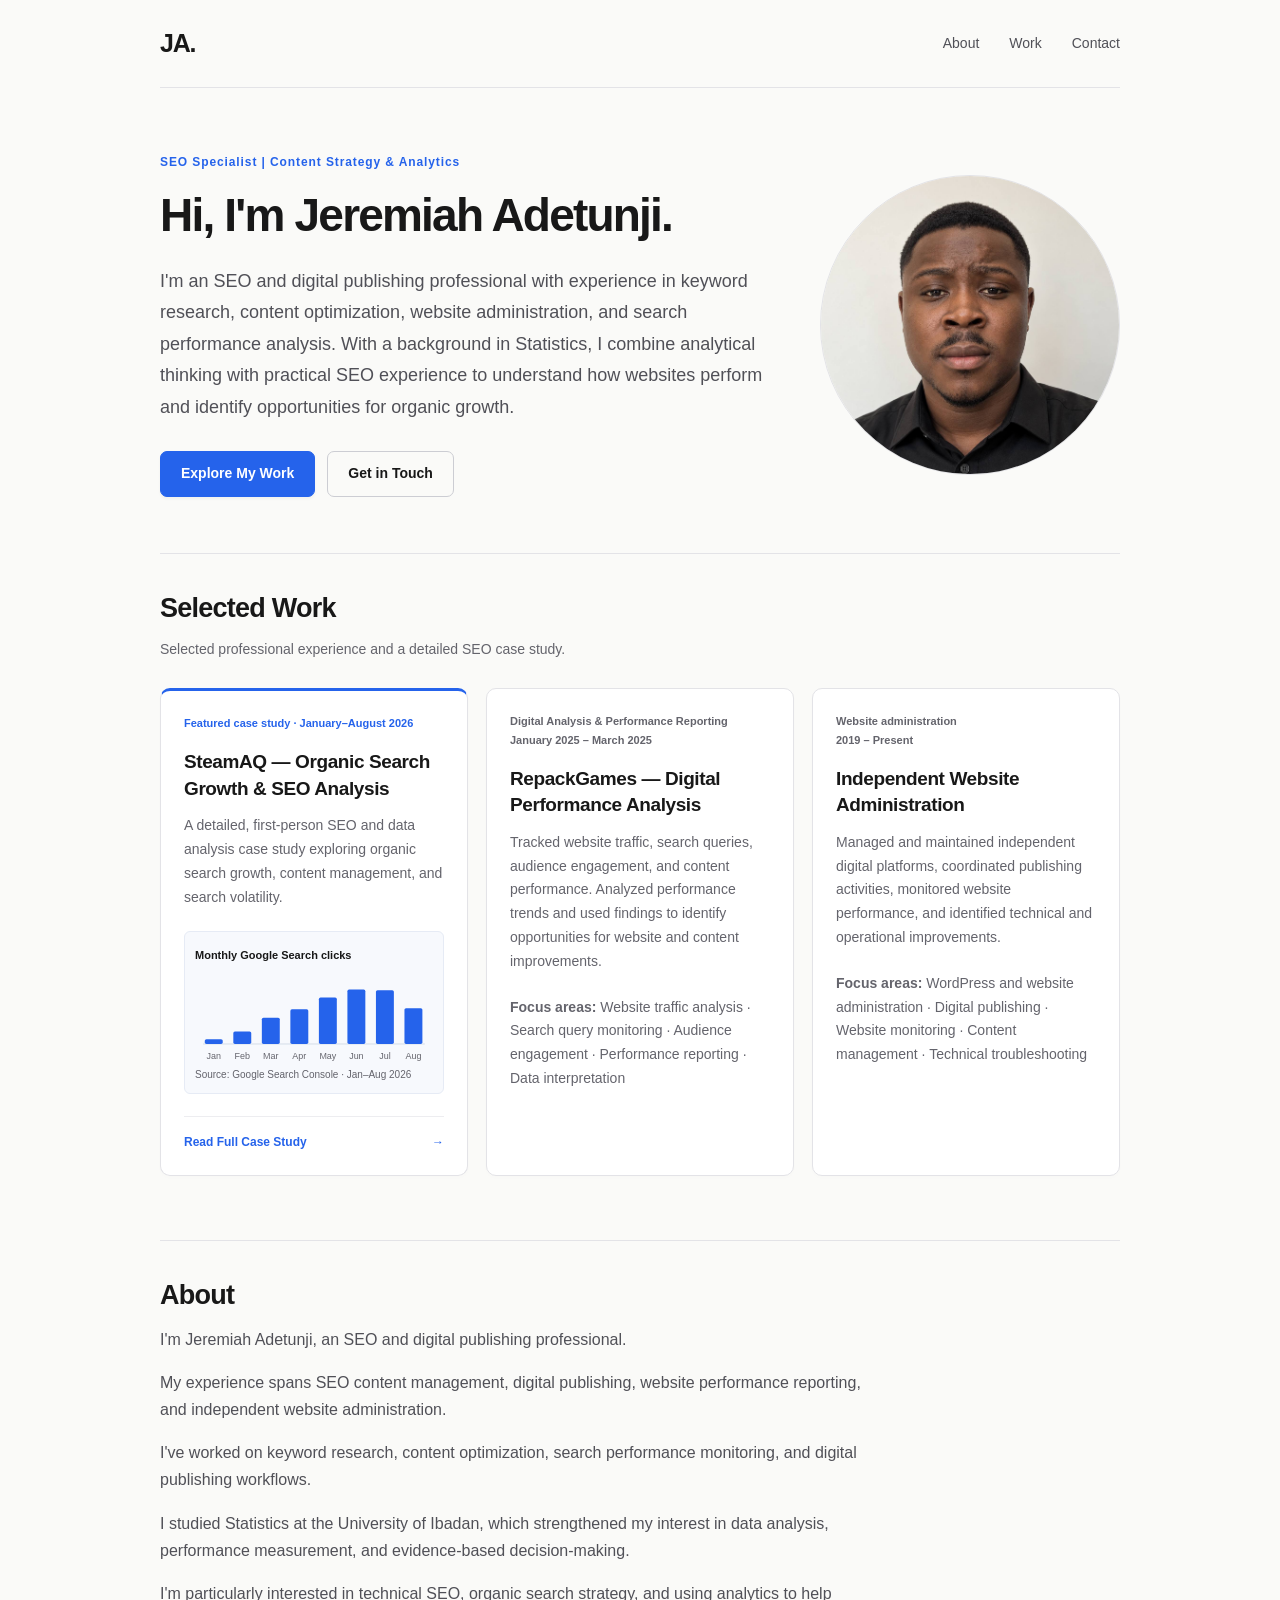
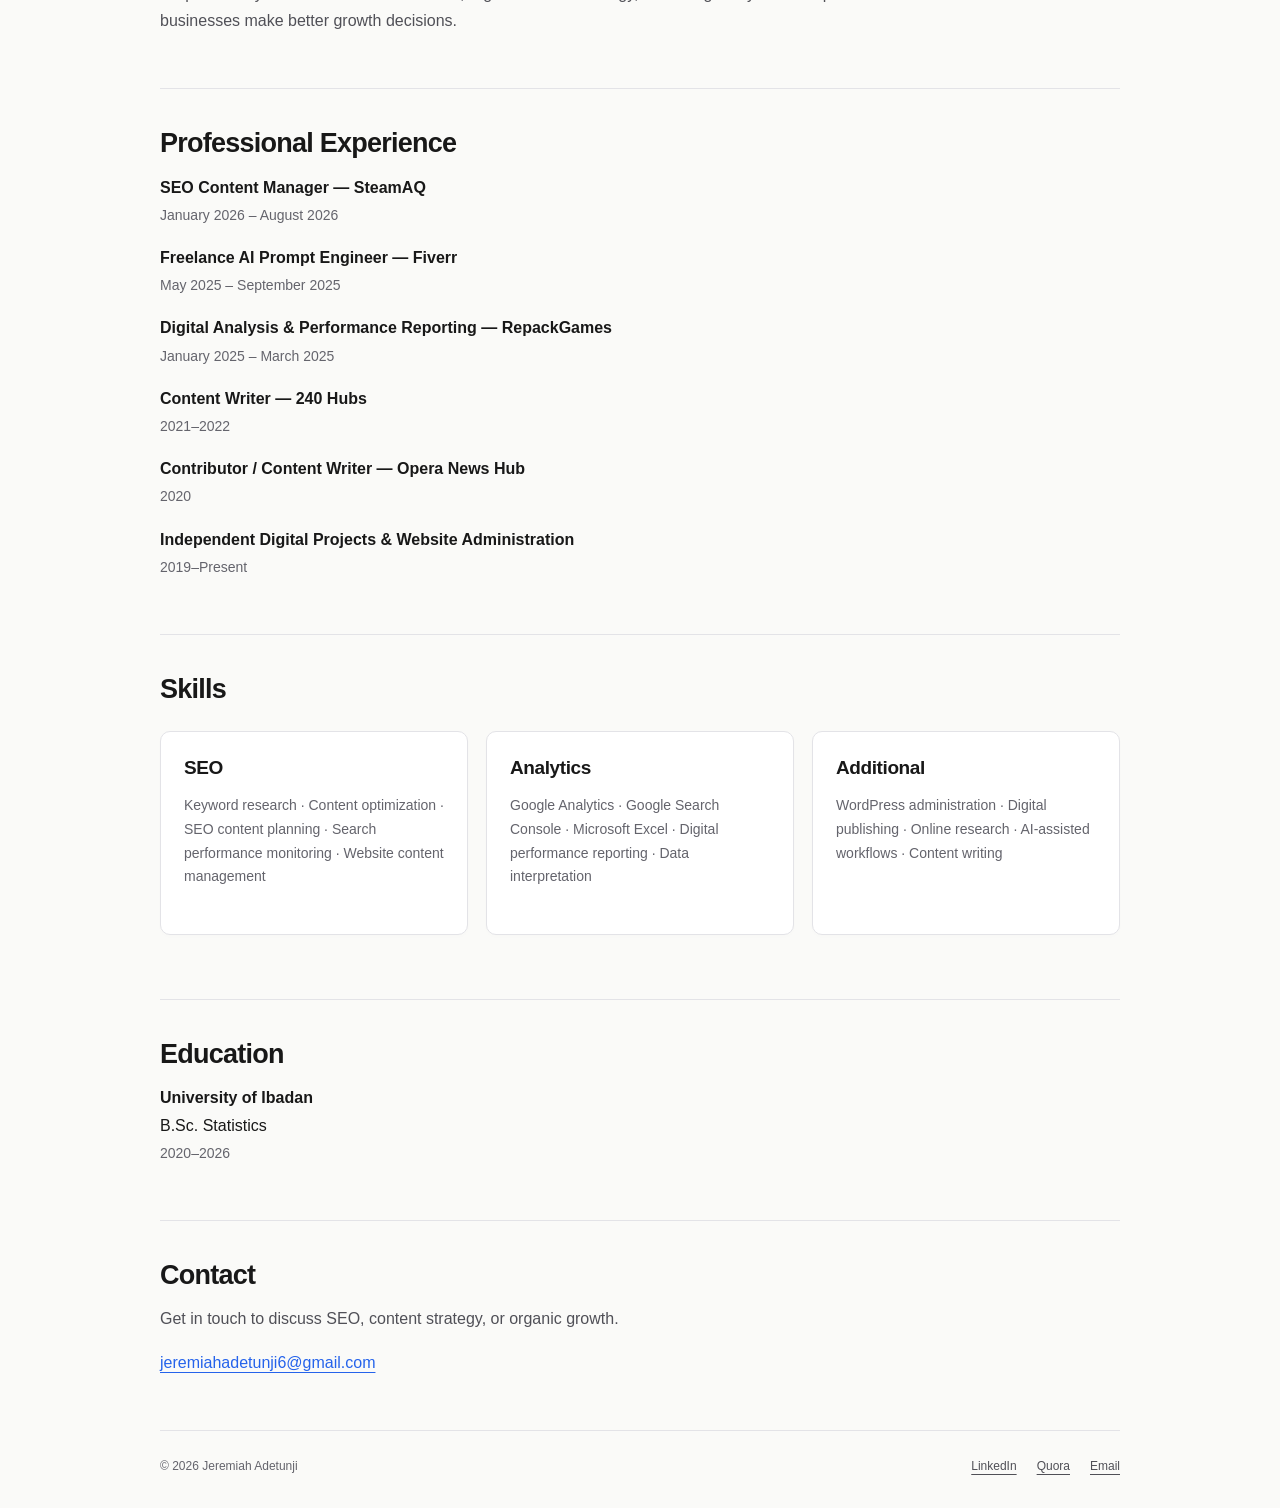
<file: index.html>
<!doctype html>
<html lang="en">
<head>
  <meta charset="utf-8">
  <meta name="viewport" content="width=device-width, initial-scale=1">
  <meta name="description" content="Jeremiah Adetunji, SEO and digital publishing professional. Experience in content strategy, keyword research, and search performance analysis.">
  <meta name="theme-color" content="#FAFAF8">
  <meta property="og:title" content="Jeremiah Adetunji | SEO Portfolio">
  <meta property="og:description" content="SEO, content strategy, and analytics. Explore Jeremiah Adetunji’s professional experience and background in Statistics.">
  <meta property="og:type" content="website">
  <title>Jeremiah Adetunji | SEO Portfolio</title>
<link rel="icon" href="favicon.ico?v=portrait" sizes="16x16 32x32 48x48 64x64" type="image/x-icon">
<link rel="apple-touch-icon" href="apple-touch-icon.png" sizes="180x180">
  <link rel="stylesheet" href="styles.css">
  <script src="script.js" defer></script>
</head>
<body>
  <a class="skip-link" href="#main">Skip to content</a>
  <div class="page">
    <header class="site-header">
      <a class="brand" href="#home" aria-label="Jeremiah Adetunji home">JA.</a>
      <nav aria-label="Main navigation"><a href="#about">About</a><a href="#work">Work</a><a href="#contact">Contact</a></nav>
    </header>
    <main id="main">
      <section class="intro" id="home" aria-labelledby="intro-title">
        <div class="intro-copy">
        <p class="eyebrow">SEO Specialist | Content Strategy &amp; Analytics</p>
        <h1 id="intro-title">Hi, I'm Jeremiah Adetunji.</h1>
        <p class="intro-description"><span class="intro-opening">I'm an SEO and digital publishing professional</span><span class="intro-remainder"> with experience in keyword research, content optimization, website administration, and search performance analysis. With a background in Statistics, I combine analytical thinking with practical SEO experience to understand how websites perform and identify opportunities for organic growth.</span></p>
        <div class="actions"><a class="button primary" href="#work">Explore My Work</a><a class="button" href="#contact">Get in Touch</a></div>
        </div>
        <img class="profile-photo" src="2114a2b7-9870-452e-b6a1-86b961417476.jpeg" alt="Portrait of Jeremiah Adetunji" width="300" height="300" decoding="async">
      </section>
      <section id="work" class="section" aria-labelledby="work-title">
        <h2 id="work-title">Selected Work</h2>
        <p class="section-note">Selected professional experience and a detailed SEO case study.</p>
        <ul class="work-list">
          <li><a class="project-card featured-case-study" href="steamaq-case-study.html" aria-labelledby="steamaq-card-title steamaq-card-cta">
            <span class="project-category">Featured case study · January–August 2026</span>
            <h3 id="steamaq-card-title">SteamAQ — Organic Search Growth &amp; SEO Analysis</h3>
            <p>A detailed, first-person SEO and data analysis case study exploring organic search growth, content management, and search volatility.</p>
            <div class="case-preview">
              <span class="preview-label">Monthly Google Search clicks</span>
              <svg viewBox="0 0 292 120" role="img" aria-label="January to August 2026 clicks: 5,773; 15,007; 31,346; 41,433; 55,332; 64,901; 64,194; 42,728. A zero-based bar chart."><title>SteamAQ monthly clicks, January–August 2026</title><line x1="10" y1="92" x2="282" y2="92"/><g><title>Jan 2026: 5,773 clicks</title><rect x="12" y="86.062" width="22" height="5.938" rx="2"/><text x="23" y="110" text-anchor="middle">Jan</text></g><g><title>Feb 2026: 15,007 clicks</title><rect x="47" y="76.564" width="22" height="15.436" rx="2"/><text x="58" y="110" text-anchor="middle">Feb</text></g><g><title>Mar 2026: 31,346 clicks</title><rect x="82" y="59.758" width="22" height="32.242" rx="2"/><text x="93" y="110" text-anchor="middle">Mar</text></g><g><title>Apr 2026: 41,433 clicks</title><rect x="117" y="49.383" width="22" height="42.617" rx="2"/><text x="128" y="110" text-anchor="middle">Apr</text></g><g><title>May 2026: 55,332 clicks</title><rect x="152" y="35.087" width="22" height="56.913" rx="2"/><text x="163" y="110" text-anchor="middle">May</text></g><g><title>Jun 2026: 64,901 clicks</title><rect x="187" y="25.245" width="22" height="66.755" rx="2"/><text x="198" y="110" text-anchor="middle">Jun</text></g><g><title>Jul 2026: 64,194 clicks</title><rect x="222" y="25.972" width="22" height="66.028" rx="2"/><text x="233" y="110" text-anchor="middle">Jul</text></g><g><title>Aug 2026: 42,728 clicks</title><rect x="257" y="48.051" width="22" height="43.949" rx="2"/><text x="268" y="110" text-anchor="middle">Aug</text></g></svg>
              <span class="preview-source">Source: Google Search Console · Jan–Aug 2026</span>
            </div>
            <span class="project-link" id="steamaq-card-cta">Read Full Case Study <span aria-hidden="true">→</span></span>
          </a></li>
          <li><article class="project-card"><span class="project-category">Digital Analysis &amp; Performance Reporting<br>January 2025 – March 2025</span><h3>RepackGames — Digital Performance Analysis</h3><p>Tracked website traffic, search queries, audience engagement, and content performance. Analyzed performance trends and used findings to identify opportunities for website and content improvements.</p><p class="muted"><strong>Focus areas:</strong> Website traffic analysis · Search query monitoring · Audience engagement · Performance reporting · Data interpretation</p></article></li>
          <li><article class="project-card"><span class="project-category">Website administration<br>2019 – Present</span><h3>Independent Website Administration</h3><p>Managed and maintained independent digital platforms, coordinated publishing activities, monitored website performance, and identified technical and operational improvements.</p><p class="muted"><strong>Focus areas:</strong> WordPress and website administration · Digital publishing · Website monitoring · Content management · Technical troubleshooting</p></article></li>
        </ul>
      </section>
      <section id="about" class="section" aria-labelledby="about-title">
        <h2 id="about-title">About</h2>
        <p>I'm Jeremiah Adetunji, an SEO and digital publishing professional.</p>
        <p>My experience spans SEO content management, digital publishing, website performance reporting, and independent website administration.</p>
        <p>I've worked on keyword research, content optimization, search performance monitoring, and digital publishing workflows.</p>
        <p>I studied Statistics at the University of Ibadan, which strengthened my interest in data analysis, performance measurement, and evidence-based decision-making.</p>
        <p>I'm particularly interested in technical SEO, organic search strategy, and using analytics to help businesses make better growth decisions.</p>
      </section>
      <section id="experience" class="section" aria-labelledby="experience-title">
        <h2 id="experience-title">Professional Experience</h2>
        <p><strong>SEO Content Manager — SteamAQ</strong><br><span class="muted">January 2026 – August 2026</span></p>
        <p><strong>Freelance AI Prompt Engineer — Fiverr</strong><br><span class="muted">May 2025 – September 2025</span></p>
        <p><strong>Digital Analysis &amp; Performance Reporting — RepackGames</strong><br><span class="muted">January 2025 – March 2025</span></p>
        <p><strong>Content Writer — 240 Hubs</strong><br><span class="muted">2021–2022</span></p>
        <p><strong>Contributor / Content Writer — Opera News Hub</strong><br><span class="muted">2020</span></p>
        <p><strong>Independent Digital Projects &amp; Website Administration</strong><br><span class="muted">2019–Present</span></p>
      </section>
      <section id="skills" class="section" aria-labelledby="skills-title">
        <h2 id="skills-title">Skills</h2>
        <ul class="work-list">
          <li><div class="project-card"><h3>SEO</h3><p>Keyword research · Content optimization · SEO content planning · Search performance monitoring · Website content management</p></div></li>
          <li><div class="project-card"><h3>Analytics</h3><p>Google Analytics · Google Search Console · Microsoft Excel · Digital performance reporting · Data interpretation</p></div></li>
          <li><div class="project-card"><h3>Additional</h3><p>WordPress administration · Digital publishing · Online research · AI-assisted workflows · Content writing</p></div></li>
        </ul>
      </section>
      <section id="education" class="section" aria-labelledby="education-title">
        <h2 id="education-title">Education</h2>
        <p><strong>University of Ibadan</strong><br>B.Sc. Statistics<br><span class="muted">2020–2026</span></p>
      </section>
      <section id="contact" class="section contact" aria-labelledby="contact-title">
        <h2 id="contact-title">Contact</h2>
        <p>Get in touch to discuss SEO, content strategy, or organic growth.</p>
        <p><a href="mailto:jeremiahadetunji6@gmail.com">jeremiahadetunji6@gmail.com</a></p>
      </section>
    </main>
    <footer class="site-footer">
      <p>© <span id="year">2026</span> Jeremiah Adetunji</p>
      <ul aria-label="Professional and contact links"><li><a href="https://www.linkedin.com/in/adetunji-jeremiah-417490354">LinkedIn</a></li><li><a href="https://www.quora.com/profile/Adetunji-Jeremiah-1">Quora</a></li><li><a href="mailto:jeremiahadetunji6@gmail.com">Email</a></li></ul>
    </footer>
  </div>
</body>
</html>
</file>
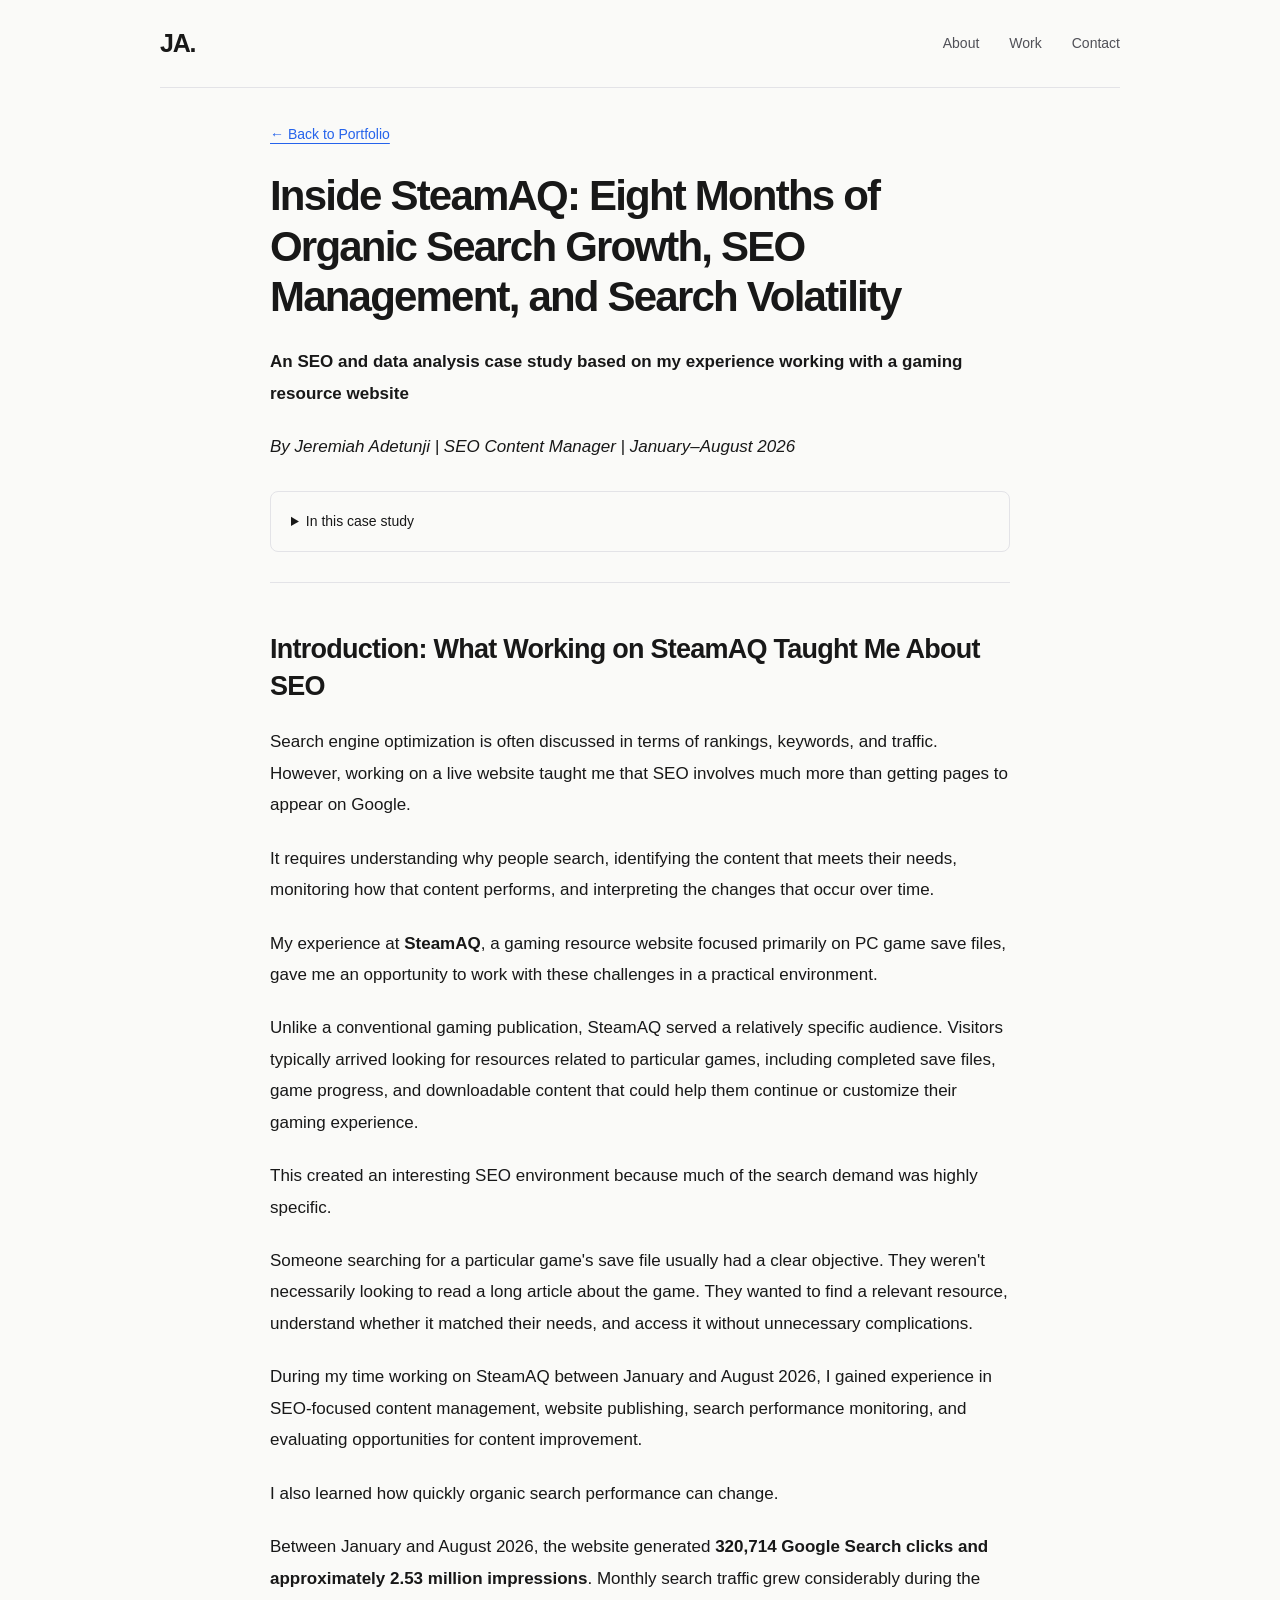
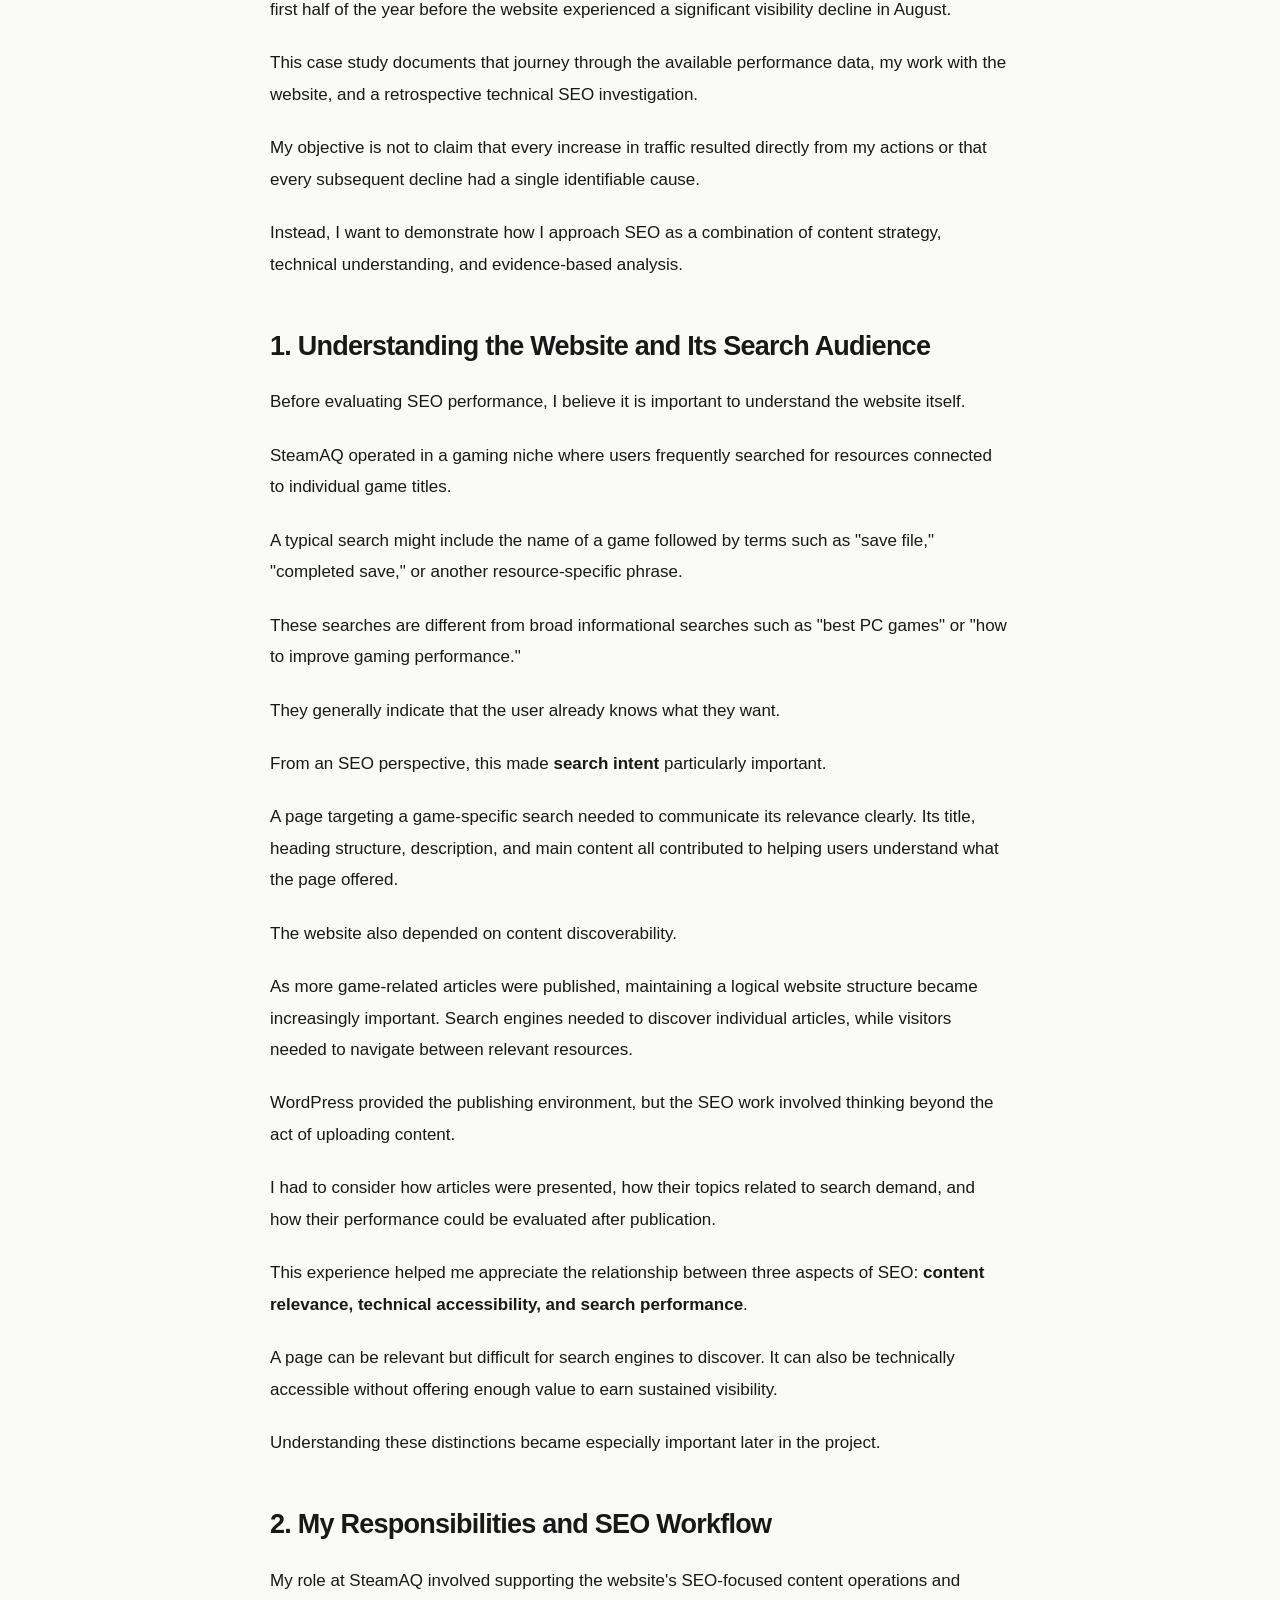
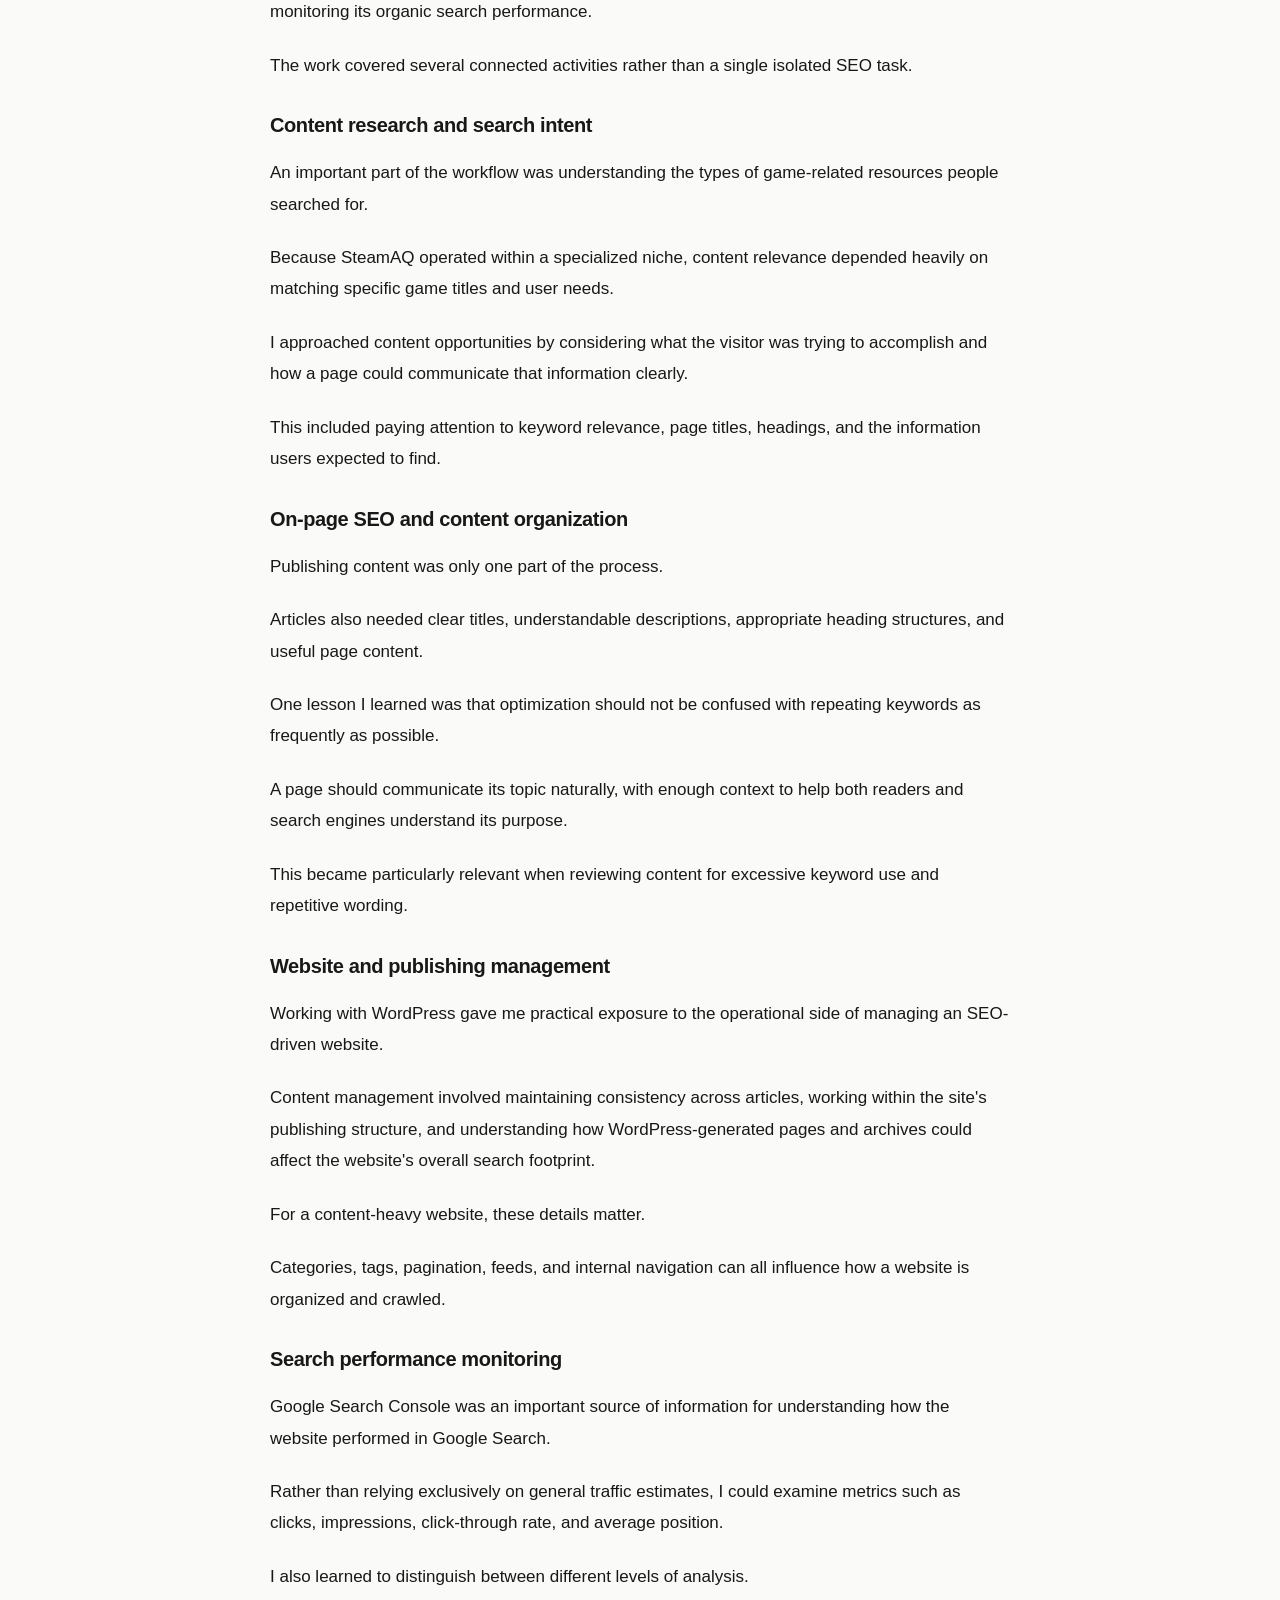
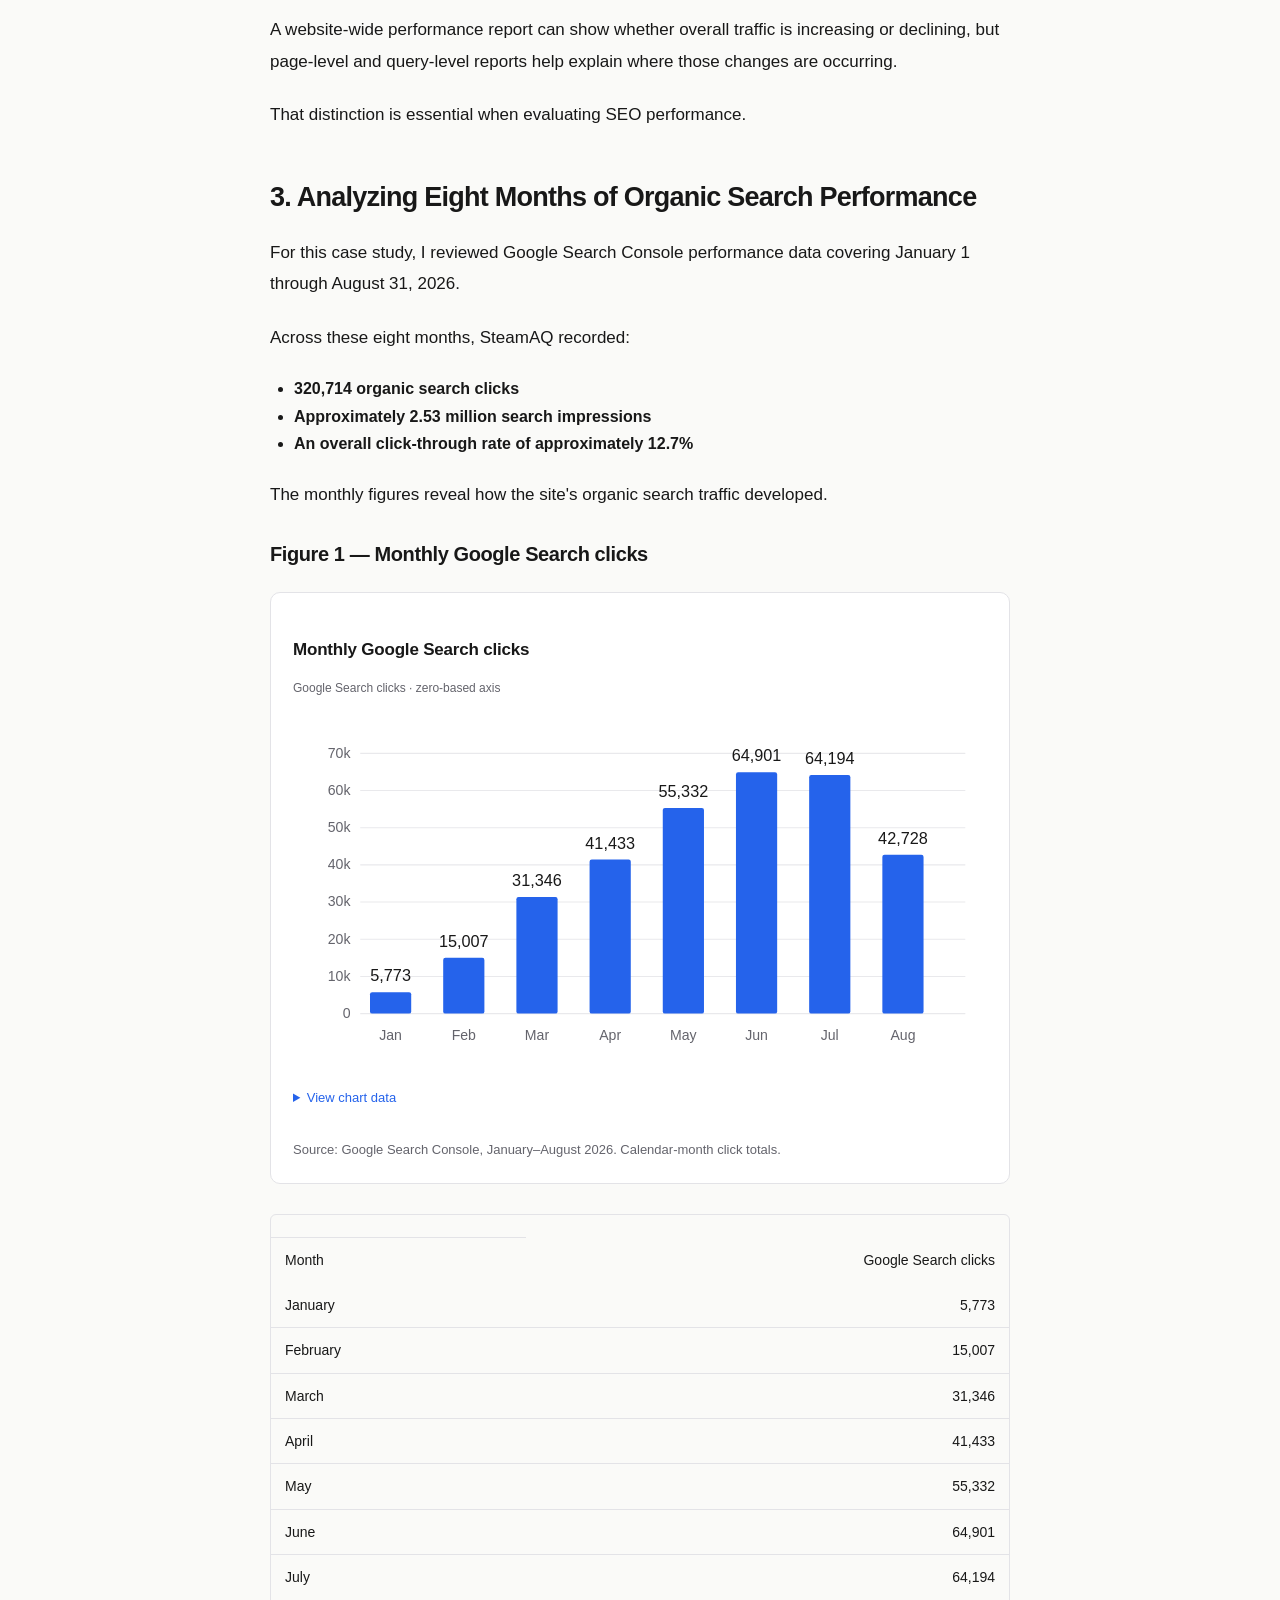
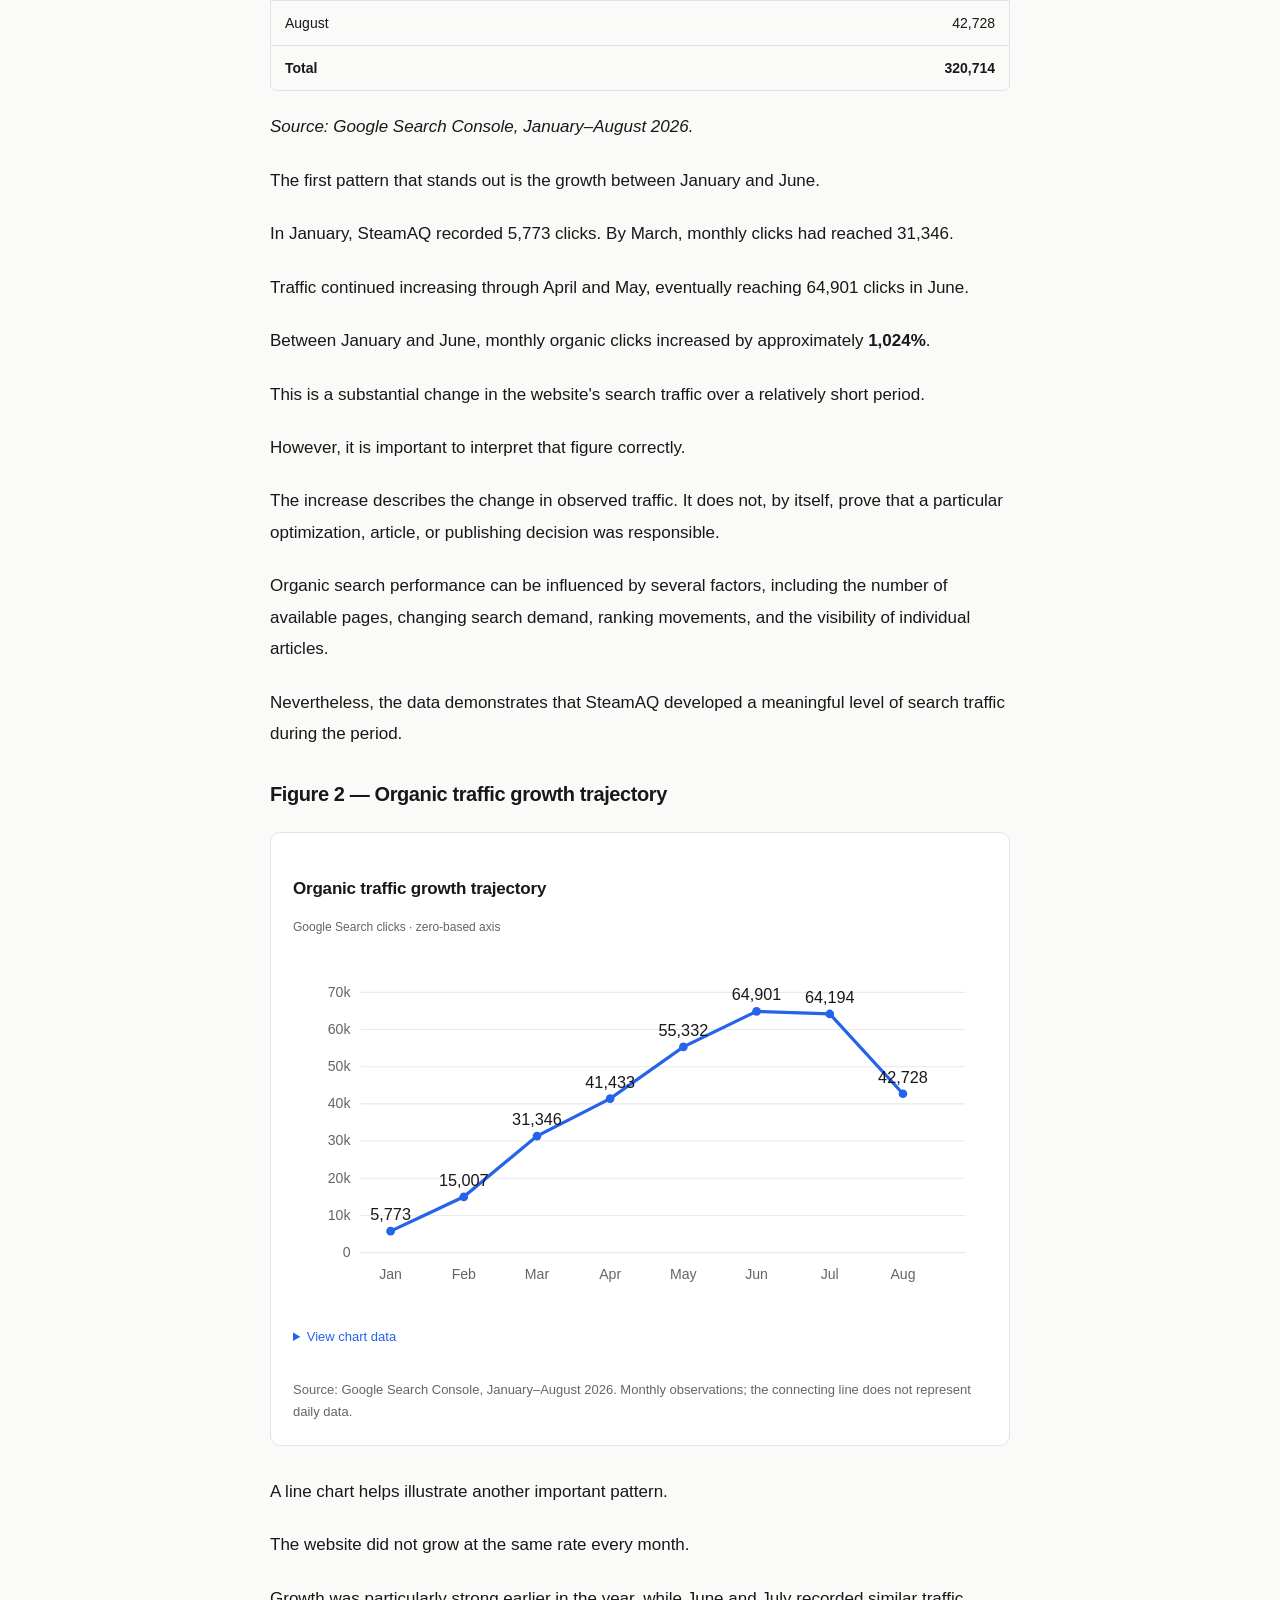
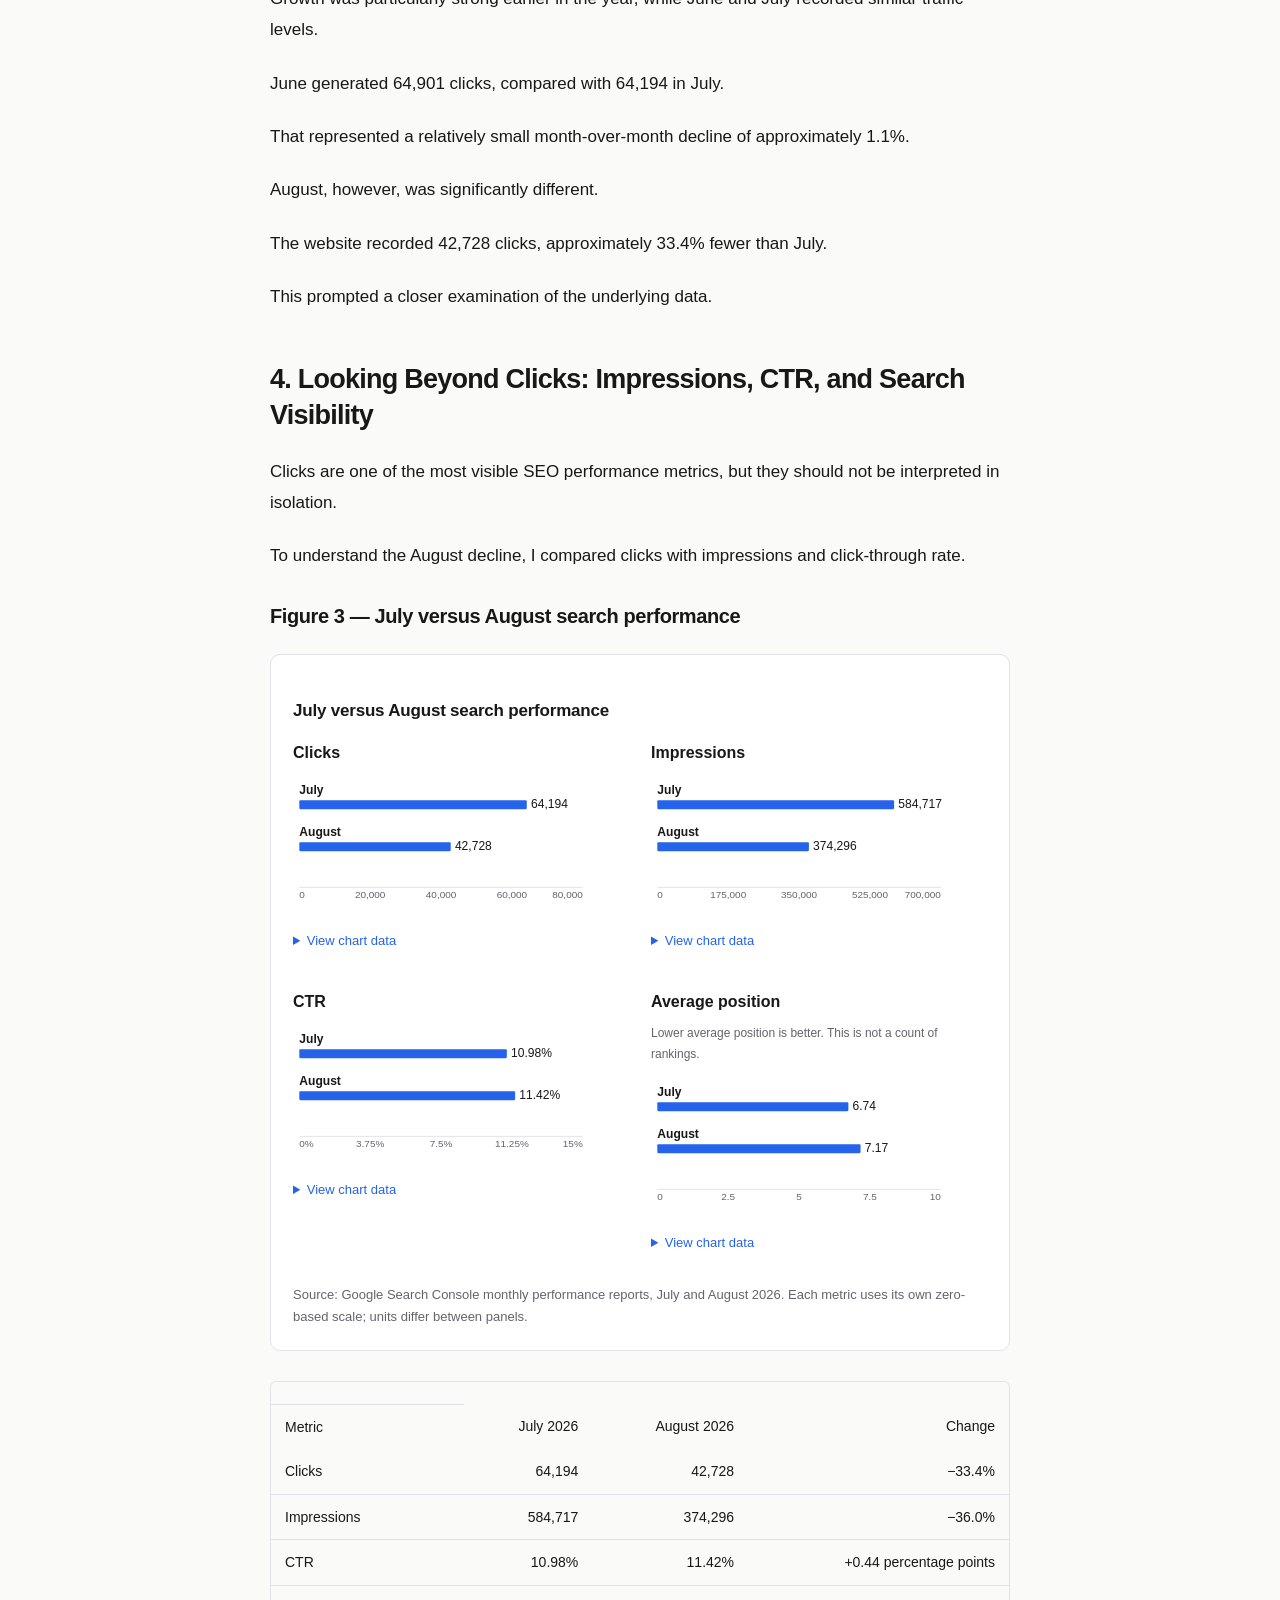
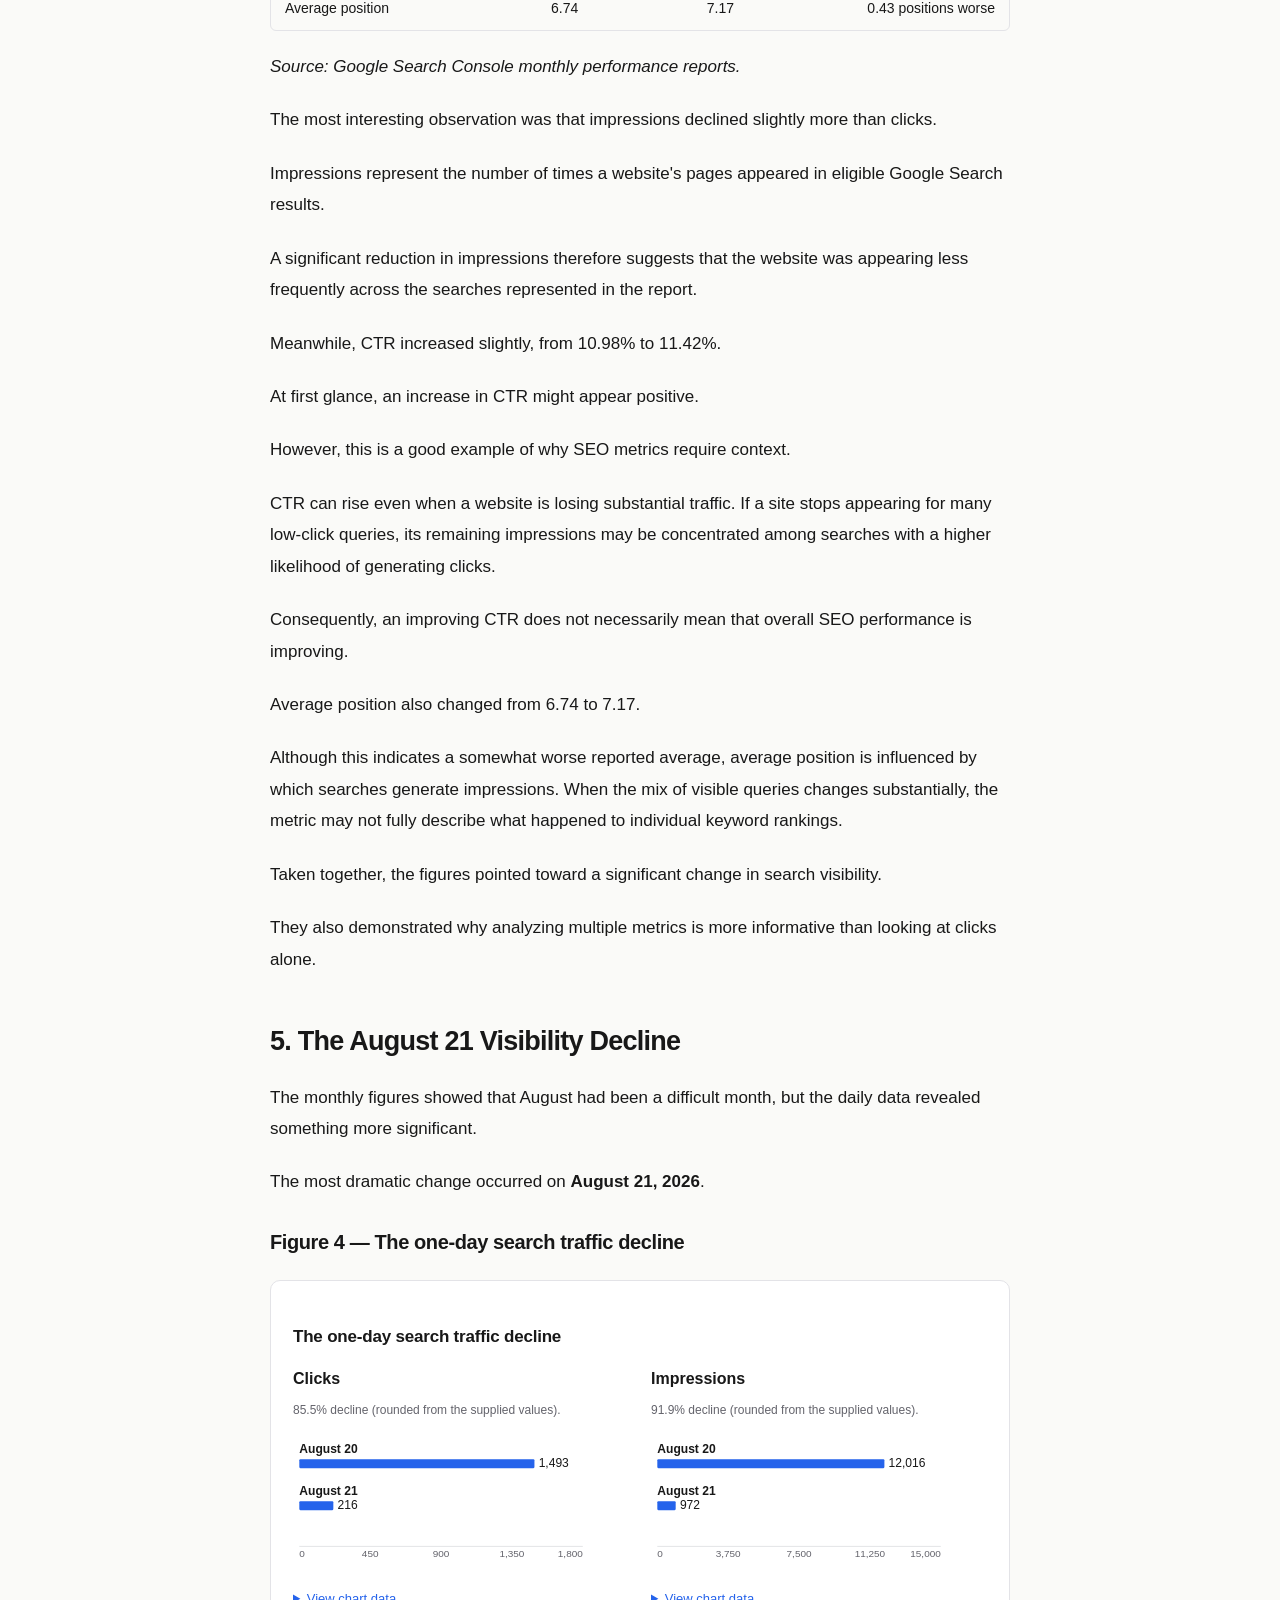
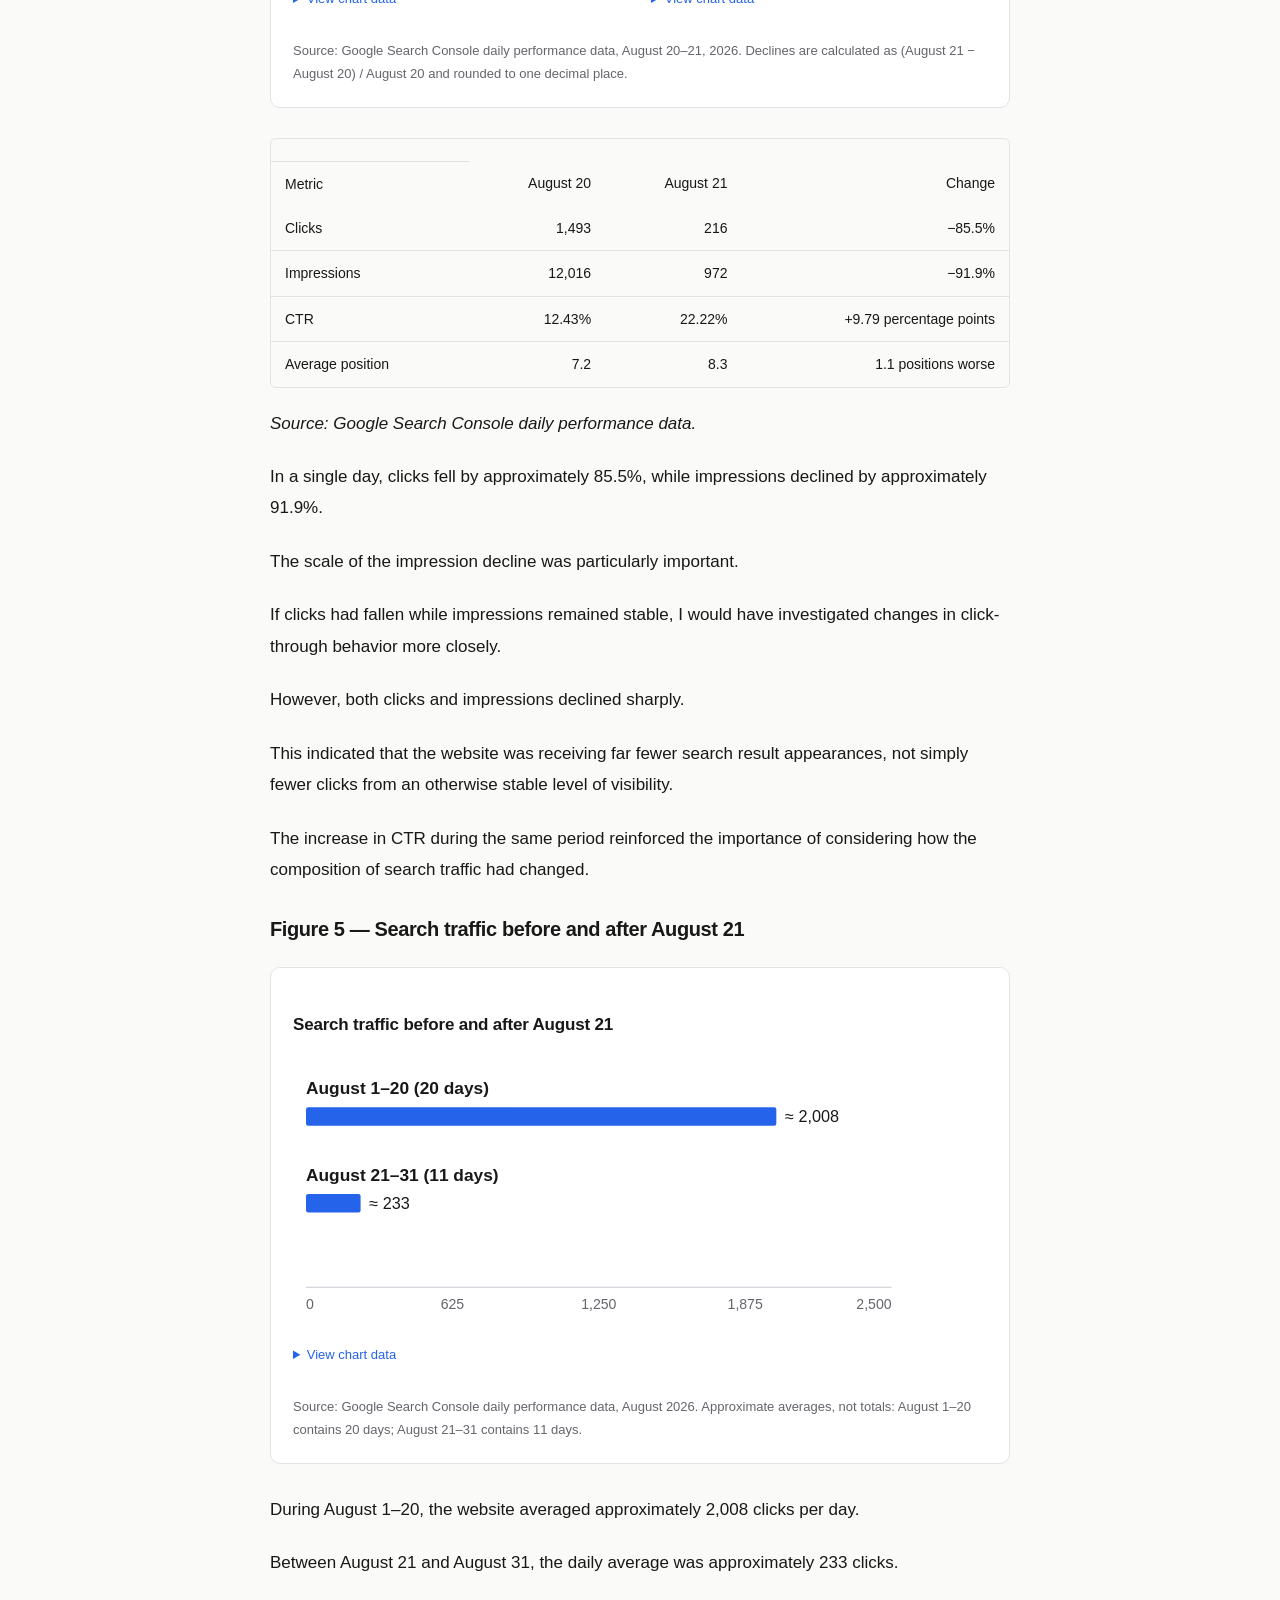
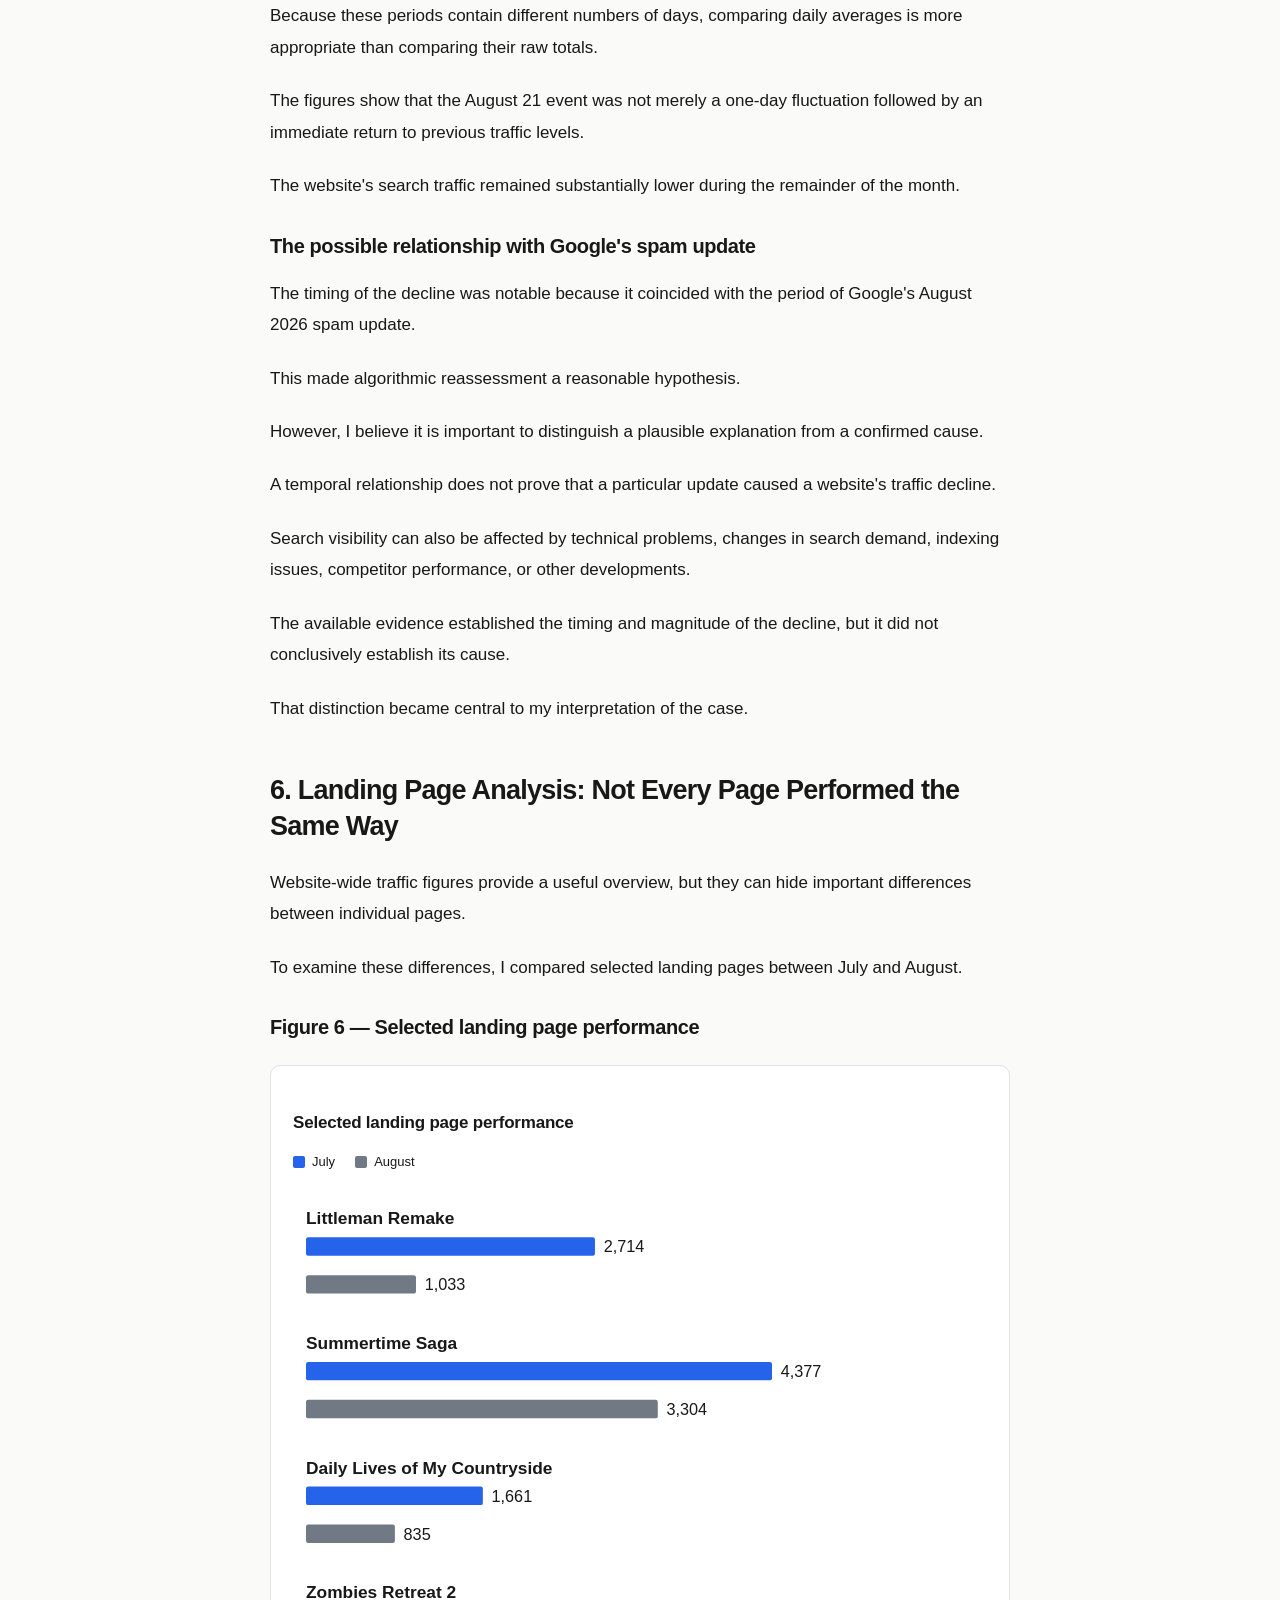
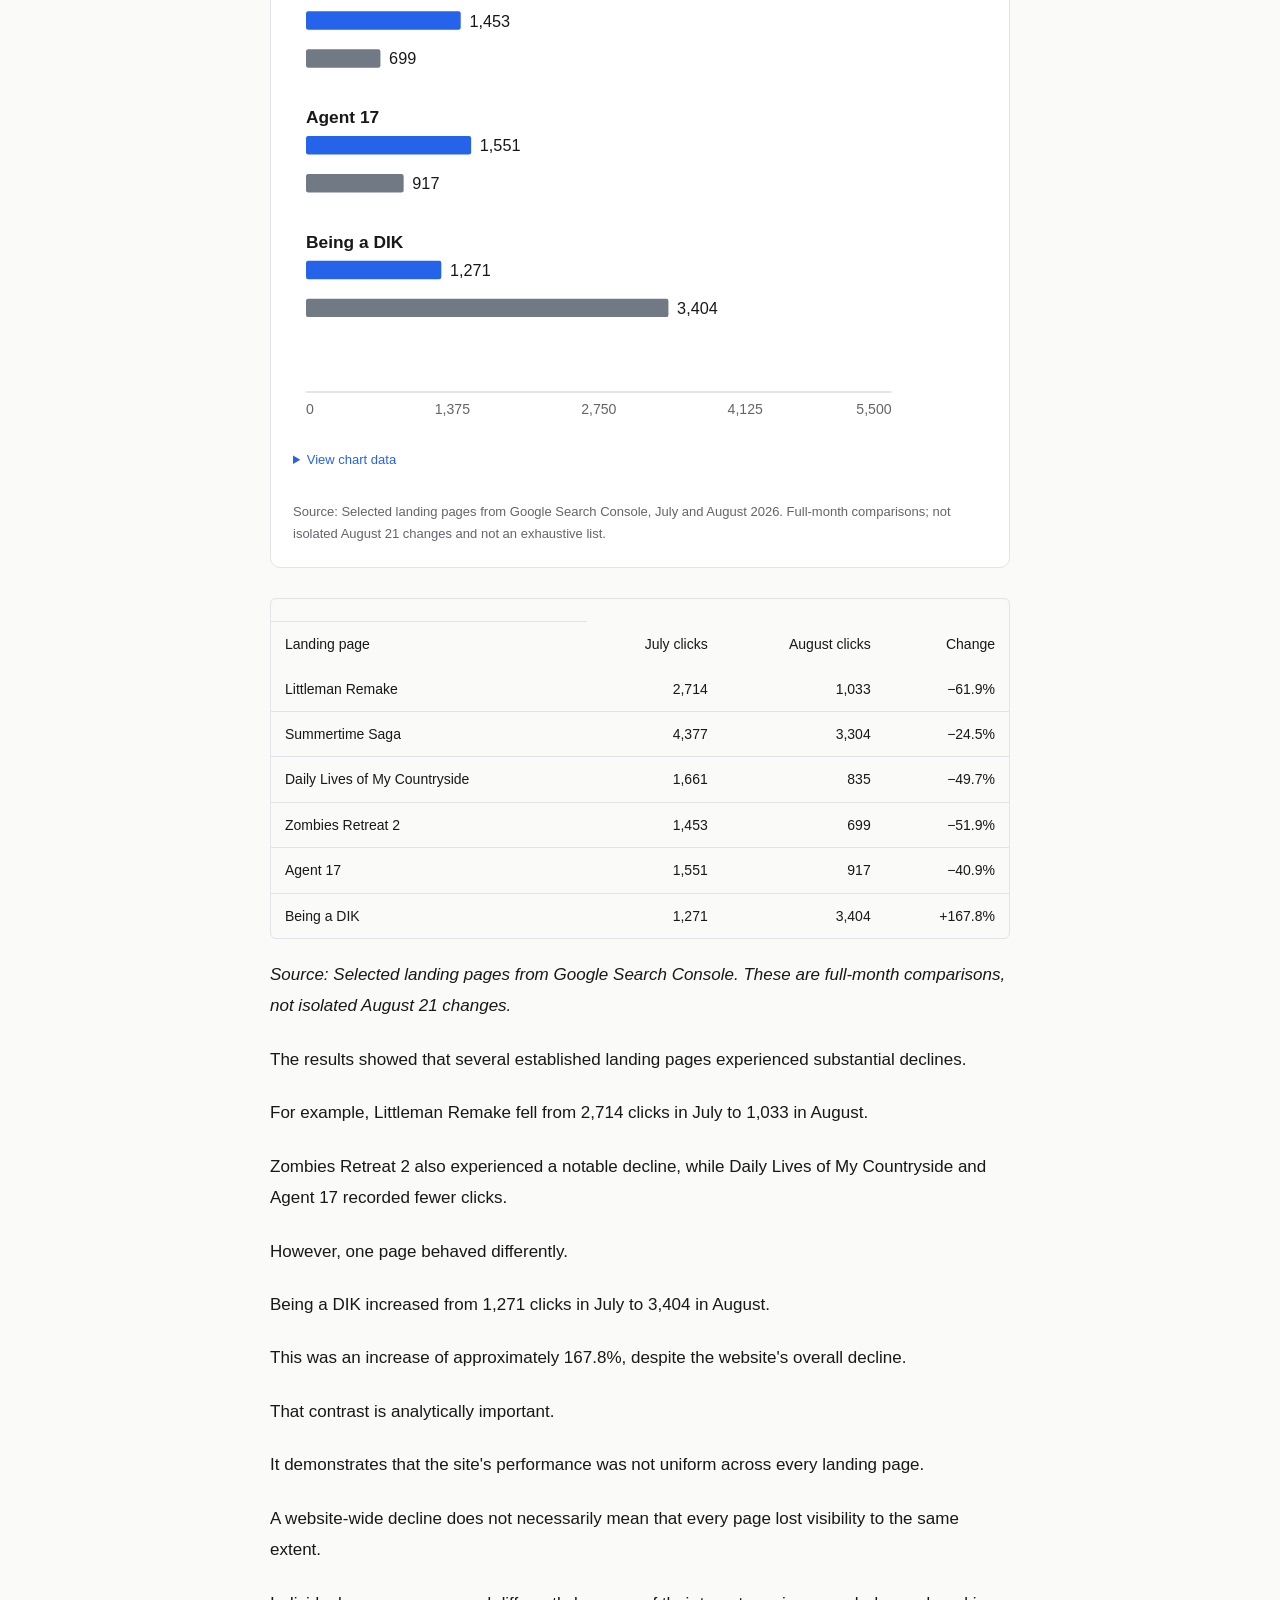
<file: steamaq-case-study.html>
<!doctype html>
<html lang="en">
<head>
<meta charset="utf-8">
<meta name="viewport" content="width=device-width, initial-scale=1">
<title>Inside SteamAQ | Jeremiah Adetunji</title>
<meta name="description" content="Jeremiah Adetunji’s first-person SteamAQ SEO case study: January–August 2026 search performance, content management, and a separate retrospective October technical investigation.">
<meta name="theme-color" content="#FAFAF8">
<link rel="icon" href="favicon.ico?v=portrait" sizes="16x16 32x32 48x48 64x64" type="image/x-icon">
<link rel="apple-touch-icon" href="apple-touch-icon.png" sizes="180x180">
<link rel="stylesheet" href="styles.css">
<link rel="stylesheet" href="steamaq-case-study.css">
<script src="script.js" defer></script>
<script src="steamaq-case-study.js" defer></script>
</head>
<body>
<a class="skip-link" href="#main">Skip to article</a>
<div class="page">
<header class="site-header">
      <a class="brand" href="index.html#home" aria-label="Jeremiah Adetunji home">JA.</a>
      <nav aria-label="Main navigation"><a href="index.html#about">About</a><a href="index.html#work">Work</a><a href="index.html#contact">Contact</a></nav>
    </header>
<main id="main" class="case-study">
<div class="article-body">
<a class="back-link" href="index.html#work">← Back to Portfolio</a>
<article aria-label="SteamAQ SEO case study">
<h1>Inside SteamAQ: Eight Months of Organic Search Growth, SEO Management, and Search Volatility</h1>
<p><strong>An SEO and data analysis case study based on my experience working with a gaming resource website</strong></p>
<p><em>By Jeremiah Adetunji | SEO Content Manager | January–August 2026</em></p>
<details class="toc"><summary>In this case study</summary><ol><li><a href="#introduction-what-working-on-steamaq-taught-me-about-seo">Introduction: What Working on SteamAQ Taught Me About SEO</a></li><li><a href="#1-understanding-the-website-and-its-search-audience">1. Understanding the Website and Its Search Audience</a></li><li><a href="#2-my-responsibilities-and-seo-workflow">2. My Responsibilities and SEO Workflow</a></li><li><a href="#3-analyzing-eight-months-of-organic-search-performance">3. Analyzing Eight Months of Organic Search Performance</a></li><li><a href="#4-looking-beyond-clicks-impressions-ctr-and-search-visibility">4. Looking Beyond Clicks: Impressions, CTR, and Search Visibility</a></li><li><a href="#5-the-august-21-visibility-decline">5. The August 21 Visibility Decline</a></li><li><a href="#6-landing-page-analysis-not-every-page-performed-the-same-way">6. Landing Page Analysis: Not Every Page Performed the Same Way</a></li><li><a href="#7-investigating-the-website-39-s-indexing-condition">7. Investigating the Website&#39;s Indexing Condition</a></li><li><a href="#8-a-practical-url-inspection-killing-floor-2">8. A Practical URL Inspection: Killing Floor 2</a></li><li><a href="#9-content-quality-and-the-limits-of-keyword-optimization">9. Content Quality and the Limits of Keyword Optimization</a></li><li><a href="#10-what-the-evidence-suggested-and-what-it-could-not-prove">10. What the Evidence Suggested — and What It Could Not Prove</a></li><li><a href="#11-key-lessons-from-my-steamaq-experience">11. Key Lessons From My SteamAQ Experience</a></li><li><a href="#conclusion-growth-data-and-a-more-evidence-based-approach-to-seo">Conclusion: Growth, Data, and a More Evidence-Based Approach to SEO</a></li></ol></details>
<hr>
<h2 id="introduction-what-working-on-steamaq-taught-me-about-seo">Introduction: What Working on SteamAQ Taught Me About SEO</h2>
<p>Search engine optimization is often discussed in terms of rankings, keywords, and traffic. However, working on a live website taught me that SEO involves much more than getting pages to appear on Google.</p>
<p>It requires understanding why people search, identifying the content that meets their needs, monitoring how that content performs, and interpreting the changes that occur over time.</p>
<p>My experience at <strong>SteamAQ</strong>, a gaming resource website focused primarily on PC game save files, gave me an opportunity to work with these challenges in a practical environment.</p>
<p>Unlike a conventional gaming publication, SteamAQ served a relatively specific audience. Visitors typically arrived looking for resources related to particular games, including completed save files, game progress, and downloadable content that could help them continue or customize their gaming experience.</p>
<p>This created an interesting SEO environment because much of the search demand was highly specific.</p>
<p>Someone searching for a particular game&#39;s save file usually had a clear objective. They weren&#39;t necessarily looking to read a long article about the game. They wanted to find a relevant resource, understand whether it matched their needs, and access it without unnecessary complications.</p>
<p>During my time working on SteamAQ between January and August 2026, I gained experience in SEO-focused content management, website publishing, search performance monitoring, and evaluating opportunities for content improvement.</p>
<p>I also learned how quickly organic search performance can change.</p>
<p>Between January and August 2026, the website generated <strong>320,714 Google Search clicks and approximately 2.53 million impressions</strong>. Monthly search traffic grew considerably during the first half of the year before the website experienced a significant visibility decline in August.</p>
<p>This case study documents that journey through the available performance data, my work with the website, and a retrospective technical SEO investigation.</p>
<p>My objective is not to claim that every increase in traffic resulted directly from my actions or that every subsequent decline had a single identifiable cause.</p>
<p>Instead, I want to demonstrate how I approach SEO as a combination of content strategy, technical understanding, and evidence-based analysis.</p>
<h2 id="1-understanding-the-website-and-its-search-audience">1. Understanding the Website and Its Search Audience</h2>
<p>Before evaluating SEO performance, I believe it is important to understand the website itself.</p>
<p>SteamAQ operated in a gaming niche where users frequently searched for resources connected to individual game titles.</p>
<p>A typical search might include the name of a game followed by terms such as &quot;save file,&quot; &quot;completed save,&quot; or another resource-specific phrase.</p>
<p>These searches are different from broad informational searches such as &quot;best PC games&quot; or &quot;how to improve gaming performance.&quot;</p>
<p>They generally indicate that the user already knows what they want.</p>
<p>From an SEO perspective, this made <strong>search intent</strong> particularly important.</p>
<p>A page targeting a game-specific search needed to communicate its relevance clearly. Its title, heading structure, description, and main content all contributed to helping users understand what the page offered.</p>
<p>The website also depended on content discoverability.</p>
<p>As more game-related articles were published, maintaining a logical website structure became increasingly important. Search engines needed to discover individual articles, while visitors needed to navigate between relevant resources.</p>
<p>WordPress provided the publishing environment, but the SEO work involved thinking beyond the act of uploading content.</p>
<p>I had to consider how articles were presented, how their topics related to search demand, and how their performance could be evaluated after publication.</p>
<p>This experience helped me appreciate the relationship between three aspects of SEO: <strong>content relevance, technical accessibility, and search performance</strong>.</p>
<p>A page can be relevant but difficult for search engines to discover. It can also be technically accessible without offering enough value to earn sustained visibility.</p>
<p>Understanding these distinctions became especially important later in the project.</p>
<h2 id="2-my-responsibilities-and-seo-workflow">2. My Responsibilities and SEO Workflow</h2>
<p>My role at SteamAQ involved supporting the website&#39;s SEO-focused content operations and monitoring its organic search performance.</p>
<p>The work covered several connected activities rather than a single isolated SEO task.</p>
<h3 id="content-research-and-search-intent">Content research and search intent</h3>
<p>An important part of the workflow was understanding the types of game-related resources people searched for.</p>
<p>Because SteamAQ operated within a specialized niche, content relevance depended heavily on matching specific game titles and user needs.</p>
<p>I approached content opportunities by considering what the visitor was trying to accomplish and how a page could communicate that information clearly.</p>
<p>This included paying attention to keyword relevance, page titles, headings, and the information users expected to find.</p>
<h3 id="on-page-seo-and-content-organization">On-page SEO and content organization</h3>
<p>Publishing content was only one part of the process.</p>
<p>Articles also needed clear titles, understandable descriptions, appropriate heading structures, and useful page content.</p>
<p>One lesson I learned was that optimization should not be confused with repeating keywords as frequently as possible.</p>
<p>A page should communicate its topic naturally, with enough context to help both readers and search engines understand its purpose.</p>
<p>This became particularly relevant when reviewing content for excessive keyword use and repetitive wording.</p>
<h3 id="website-and-publishing-management">Website and publishing management</h3>
<p>Working with WordPress gave me practical exposure to the operational side of managing an SEO-driven website.</p>
<p>Content management involved maintaining consistency across articles, working within the site&#39;s publishing structure, and understanding how WordPress-generated pages and archives could affect the website&#39;s overall search footprint.</p>
<p>For a content-heavy website, these details matter.</p>
<p>Categories, tags, pagination, feeds, and internal navigation can all influence how a website is organized and crawled.</p>
<h3 id="search-performance-monitoring">Search performance monitoring</h3>
<p>Google Search Console was an important source of information for understanding how the website performed in Google Search.</p>
<p>Rather than relying exclusively on general traffic estimates, I could examine metrics such as clicks, impressions, click-through rate, and average position.</p>
<p>I also learned to distinguish between different levels of analysis.</p>
<p>A website-wide performance report can show whether overall traffic is increasing or declining, but page-level and query-level reports help explain where those changes are occurring.</p>
<p>That distinction is essential when evaluating SEO performance.</p>
<h2 id="3-analyzing-eight-months-of-organic-search-performance">3. Analyzing Eight Months of Organic Search Performance</h2>
<p>For this case study, I reviewed Google Search Console performance data covering January 1 through August 31, 2026.</p>
<p>Across these eight months, SteamAQ recorded:</p>
<ul>
<li><strong>320,714 organic search clicks</strong></li>
<li><strong>Approximately 2.53 million search impressions</strong></li>
<li><strong>An overall click-through rate of approximately 12.7%</strong></li>
</ul>
<p>The monthly figures reveal how the site&#39;s organic search traffic developed.</p>
<h3 id="figure-1-monthly-google-search-clicks">Figure 1 — Monthly Google Search clicks</h3>
<figure id="figure-1" aria-labelledby="figure-1-title"><h4 class="figure-title" id="figure-1-title">Monthly Google Search clicks</h4><div class="monthly-chart" tabindex="0" role="region" aria-label="Figure 1 chart; scroll horizontally on narrow screens"><p class="chart-unit">Google Search clicks · zero-based axis</p><svg class="data-chart" role="img" aria-label="Monthly Google Search clicks" viewBox="0 0 640 322" xmlns="http://www.w3.org/2000/svg"><title>Monthly Google Search clicks</title><line x1="62" y1="280" x2="620" y2="280" class="chart-grid"/><text x="53" y="284" text-anchor="end" class="axis-label">0</text><line x1="62" y1="245.71428571428572" x2="620" y2="245.71428571428572" class="chart-grid"/><text x="53" y="249.71428571428572" text-anchor="end" class="axis-label">10k</text><line x1="62" y1="211.42857142857144" x2="620" y2="211.42857142857144" class="chart-grid"/><text x="53" y="215.42857142857144" text-anchor="end" class="axis-label">20k</text><line x1="62" y1="177.14285714285717" x2="620" y2="177.14285714285717" class="chart-grid"/><text x="53" y="181.14285714285717" text-anchor="end" class="axis-label">30k</text><line x1="62" y1="142.85714285714286" x2="620" y2="142.85714285714286" class="chart-grid"/><text x="53" y="146.85714285714286" text-anchor="end" class="axis-label">40k</text><line x1="62" y1="108.57142857142856" x2="620" y2="108.57142857142856" class="chart-grid"/><text x="53" y="112.57142857142856" text-anchor="end" class="axis-label">50k</text><line x1="62" y1="74.2857142857143" x2="620" y2="74.2857142857143" class="chart-grid"/><text x="53" y="78.2857142857143" text-anchor="end" class="axis-label">60k</text><line x1="62" y1="40" x2="620" y2="40" class="chart-grid"/><text x="53" y="44" text-anchor="end" class="axis-label">70k</text><g tabindex="0" role="img" aria-label="January: 5,773 clicks"><title>January: 5,773 clicks</title><rect x="71" y="260.20685714285713" width="38" height="19.79314285714287" rx="2" class="series-0"/><text x="90" y="250.20685714285713" text-anchor="middle" class="chart-value">5,773</text><text x="90" y="304" text-anchor="middle" class="axis-label">Jan</text></g><g tabindex="0" role="img" aria-label="February: 15,007 clicks"><title>February: 15,007 clicks</title><rect x="138.5" y="228.54742857142855" width="38" height="51.452571428571446" rx="2" class="series-0"/><text x="157.5" y="218.54742857142855" text-anchor="middle" class="chart-value">15,007</text><text x="157.5" y="304" text-anchor="middle" class="axis-label">Feb</text></g><g tabindex="0" role="img" aria-label="March: 31,346 clicks"><title>March: 31,346 clicks</title><rect x="206" y="172.52800000000002" width="38" height="107.47199999999998" rx="2" class="series-0"/><text x="225" y="162.52800000000002" text-anchor="middle" class="chart-value">31,346</text><text x="225" y="304" text-anchor="middle" class="axis-label">Mar</text></g><g tabindex="0" role="img" aria-label="April: 41,433 clicks"><title>April: 41,433 clicks</title><rect x="273.5" y="137.94400000000002" width="38" height="142.05599999999998" rx="2" class="series-0"/><text x="292.5" y="127.94400000000002" text-anchor="middle" class="chart-value">41,433</text><text x="292.5" y="304" text-anchor="middle" class="axis-label">Apr</text></g><g tabindex="0" role="img" aria-label="May: 55,332 clicks"><title>May: 55,332 clicks</title><rect x="341" y="90.29028571428572" width="38" height="189.70971428571428" rx="2" class="series-0"/><text x="360" y="80.29028571428572" text-anchor="middle" class="chart-value">55,332</text><text x="360" y="304" text-anchor="middle" class="axis-label">May</text></g><g tabindex="0" role="img" aria-label="June: 64,901 clicks"><title>June: 64,901 clicks</title><rect x="408.5" y="57.482285714285695" width="38" height="222.5177142857143" rx="2" class="series-0"/><text x="427.5" y="47.482285714285695" text-anchor="middle" class="chart-value">64,901</text><text x="427.5" y="304" text-anchor="middle" class="axis-label">Jun</text></g><g tabindex="0" role="img" aria-label="July: 64,194 clicks"><title>July: 64,194 clicks</title><rect x="476" y="59.9062857142857" width="38" height="220.0937142857143" rx="2" class="series-0"/><text x="495" y="49.9062857142857" text-anchor="middle" class="chart-value">64,194</text><text x="495" y="304" text-anchor="middle" class="axis-label">Jul</text></g><g tabindex="0" role="img" aria-label="August: 42,728 clicks"><title>August: 42,728 clicks</title><rect x="543.5" y="133.504" width="38" height="146.496" rx="2" class="series-0"/><text x="562.5" y="123.50399999999999" text-anchor="middle" class="chart-value">42,728</text><text x="562.5" y="304" text-anchor="middle" class="axis-label">Aug</text></g></svg><details class="chart-data"><summary>View chart data</summary><div class="table-scroll" tabindex="0" role="region" aria-label="Chart data"><div class="table-scroll" tabindex="0" role="region" aria-label="Case study data table"><table><th scope="col"ead><tr><th scope="col">Month</th><th scope="col">Clicks</th></tr></thead><tbody><tr><th scope="row">January</th><td>5,773</td></tr><tr><th scope="row">February</th><td>15,007</td></tr><tr><th scope="row">March</th><td>31,346</td></tr><tr><th scope="row">April</th><td>41,433</td></tr><tr><th scope="row">May</th><td>55,332</td></tr><tr><th scope="row">June</th><td>64,901</td></tr><tr><th scope="row">July</th><td>64,194</td></tr><tr><th scope="row">August</th><td>42,728</td></tr></tbody></table></div></div></details></div><figcaption>Source: Google Search Console, January–August 2026. Calendar-month click totals.</figcaption></figure>
<div class="table-scroll" tabindex="0" role="region" aria-label="Case study data table"><table>
<th scope="col"ead>
<tr>
<th scope="col">Month</th>
<th scope="col" align="right">Google Search clicks</th>
</tr>
</thead>
<tbody><tr>
<td>January</td>
<td align="right">5,773</td>
</tr>
<tr>
<td>February</td>
<td align="right">15,007</td>
</tr>
<tr>
<td>March</td>
<td align="right">31,346</td>
</tr>
<tr>
<td>April</td>
<td align="right">41,433</td>
</tr>
<tr>
<td>May</td>
<td align="right">55,332</td>
</tr>
<tr>
<td>June</td>
<td align="right">64,901</td>
</tr>
<tr>
<td>July</td>
<td align="right">64,194</td>
</tr>
<tr>
<td>August</td>
<td align="right">42,728</td>
</tr>
<tr>
<td><strong>Total</strong></td>
<td align="right"><strong>320,714</strong></td>
</tr>
</tbody></table></div>
<p><em>Source: Google Search Console, January–August 2026.</em></p>
<p>The first pattern that stands out is the growth between January and June.</p>
<p>In January, SteamAQ recorded 5,773 clicks. By March, monthly clicks had reached 31,346.</p>
<p>Traffic continued increasing through April and May, eventually reaching 64,901 clicks in June.</p>
<p>Between January and June, monthly organic clicks increased by approximately <strong>1,024%</strong>.</p>
<p>This is a substantial change in the website&#39;s search traffic over a relatively short period.</p>
<p>However, it is important to interpret that figure correctly.</p>
<p>The increase describes the change in observed traffic. It does not, by itself, prove that a particular optimization, article, or publishing decision was responsible.</p>
<p>Organic search performance can be influenced by several factors, including the number of available pages, changing search demand, ranking movements, and the visibility of individual articles.</p>
<p>Nevertheless, the data demonstrates that SteamAQ developed a meaningful level of search traffic during the period.</p>
<h3 id="figure-2-organic-traffic-growth-trajectory">Figure 2 — Organic traffic growth trajectory</h3>
<figure id="figure-2" aria-labelledby="figure-2-title"><h4 class="figure-title" id="figure-2-title">Organic traffic growth trajectory</h4><div class="monthly-chart" tabindex="0" role="region" aria-label="Figure 2 chart; scroll horizontally on narrow screens"><p class="chart-unit">Google Search clicks · zero-based axis</p><svg class="data-chart" role="img" aria-label="Monthly organic growth trajectory" viewBox="0 0 640 322" xmlns="http://www.w3.org/2000/svg"><title>Monthly organic growth trajectory</title><line x1="62" y1="280" x2="620" y2="280" class="chart-grid"/><text x="53" y="284" text-anchor="end" class="axis-label">0</text><line x1="62" y1="245.71428571428572" x2="620" y2="245.71428571428572" class="chart-grid"/><text x="53" y="249.71428571428572" text-anchor="end" class="axis-label">10k</text><line x1="62" y1="211.42857142857144" x2="620" y2="211.42857142857144" class="chart-grid"/><text x="53" y="215.42857142857144" text-anchor="end" class="axis-label">20k</text><line x1="62" y1="177.14285714285717" x2="620" y2="177.14285714285717" class="chart-grid"/><text x="53" y="181.14285714285717" text-anchor="end" class="axis-label">30k</text><line x1="62" y1="142.85714285714286" x2="620" y2="142.85714285714286" class="chart-grid"/><text x="53" y="146.85714285714286" text-anchor="end" class="axis-label">40k</text><line x1="62" y1="108.57142857142856" x2="620" y2="108.57142857142856" class="chart-grid"/><text x="53" y="112.57142857142856" text-anchor="end" class="axis-label">50k</text><line x1="62" y1="74.2857142857143" x2="620" y2="74.2857142857143" class="chart-grid"/><text x="53" y="78.2857142857143" text-anchor="end" class="axis-label">60k</text><line x1="62" y1="40" x2="620" y2="40" class="chart-grid"/><text x="53" y="44" text-anchor="end" class="axis-label">70k</text><polyline points="90,260.20685714285713 157.5,228.54742857142855 225,172.52800000000002 292.5,137.94400000000002 360,90.29028571428572 427.5,57.482285714285695 495,59.9062857142857 562.5,133.504" fill="none" class="trend-line"/><g tabindex="0" role="img" aria-label="January: 5,773 clicks"><title>January: 5,773 clicks</title><circle cx="90" cy="260.20685714285713" r="4" class="series-0"/><text x="90" y="250.20685714285713" text-anchor="middle" class="chart-value">5,773</text><text x="90" y="304" text-anchor="middle" class="axis-label">Jan</text></g><g tabindex="0" role="img" aria-label="February: 15,007 clicks"><title>February: 15,007 clicks</title><circle cx="157.5" cy="228.54742857142855" r="4" class="series-0"/><text x="157.5" y="218.54742857142855" text-anchor="middle" class="chart-value">15,007</text><text x="157.5" y="304" text-anchor="middle" class="axis-label">Feb</text></g><g tabindex="0" role="img" aria-label="March: 31,346 clicks"><title>March: 31,346 clicks</title><circle cx="225" cy="172.52800000000002" r="4" class="series-0"/><text x="225" y="162.52800000000002" text-anchor="middle" class="chart-value">31,346</text><text x="225" y="304" text-anchor="middle" class="axis-label">Mar</text></g><g tabindex="0" role="img" aria-label="April: 41,433 clicks"><title>April: 41,433 clicks</title><circle cx="292.5" cy="137.94400000000002" r="4" class="series-0"/><text x="292.5" y="127.94400000000002" text-anchor="middle" class="chart-value">41,433</text><text x="292.5" y="304" text-anchor="middle" class="axis-label">Apr</text></g><g tabindex="0" role="img" aria-label="May: 55,332 clicks"><title>May: 55,332 clicks</title><circle cx="360" cy="90.29028571428572" r="4" class="series-0"/><text x="360" y="80.29028571428572" text-anchor="middle" class="chart-value">55,332</text><text x="360" y="304" text-anchor="middle" class="axis-label">May</text></g><g tabindex="0" role="img" aria-label="June: 64,901 clicks"><title>June: 64,901 clicks</title><circle cx="427.5" cy="57.482285714285695" r="4" class="series-0"/><text x="427.5" y="47.482285714285695" text-anchor="middle" class="chart-value">64,901</text><text x="427.5" y="304" text-anchor="middle" class="axis-label">Jun</text></g><g tabindex="0" role="img" aria-label="July: 64,194 clicks"><title>July: 64,194 clicks</title><circle cx="495" cy="59.9062857142857" r="4" class="series-0"/><text x="495" y="49.9062857142857" text-anchor="middle" class="chart-value">64,194</text><text x="495" y="304" text-anchor="middle" class="axis-label">Jul</text></g><g tabindex="0" role="img" aria-label="August: 42,728 clicks"><title>August: 42,728 clicks</title><circle cx="562.5" cy="133.504" r="4" class="series-0"/><text x="562.5" y="123.50399999999999" text-anchor="middle" class="chart-value">42,728</text><text x="562.5" y="304" text-anchor="middle" class="axis-label">Aug</text></g></svg><details class="chart-data"><summary>View chart data</summary><div class="table-scroll" tabindex="0" role="region" aria-label="Chart data"><div class="table-scroll" tabindex="0" role="region" aria-label="Case study data table"><table><th scope="col"ead><tr><th scope="col">Month</th><th scope="col">Clicks</th></tr></thead><tbody><tr><th scope="row">January</th><td>5,773</td></tr><tr><th scope="row">February</th><td>15,007</td></tr><tr><th scope="row">March</th><td>31,346</td></tr><tr><th scope="row">April</th><td>41,433</td></tr><tr><th scope="row">May</th><td>55,332</td></tr><tr><th scope="row">June</th><td>64,901</td></tr><tr><th scope="row">July</th><td>64,194</td></tr><tr><th scope="row">August</th><td>42,728</td></tr></tbody></table></div></div></details></div><figcaption>Source: Google Search Console, January–August 2026. Monthly observations; the connecting line does not represent daily data.</figcaption></figure>
<p>A line chart helps illustrate another important pattern.</p>
<p>The website did not grow at the same rate every month.</p>
<p>Growth was particularly strong earlier in the year, while June and July recorded similar traffic levels.</p>
<p>June generated 64,901 clicks, compared with 64,194 in July.</p>
<p>That represented a relatively small month-over-month decline of approximately 1.1%.</p>
<p>August, however, was significantly different.</p>
<p>The website recorded 42,728 clicks, approximately 33.4% fewer than July.</p>
<p>This prompted a closer examination of the underlying data.</p>
<h2 id="4-looking-beyond-clicks-impressions-ctr-and-search-visibility">4. Looking Beyond Clicks: Impressions, CTR, and Search Visibility</h2>
<p>Clicks are one of the most visible SEO performance metrics, but they should not be interpreted in isolation.</p>
<p>To understand the August decline, I compared clicks with impressions and click-through rate.</p>
<h3 id="figure-3-july-versus-august-search-performance">Figure 3 — July versus August search performance</h3>
<figure id="figure-3" aria-labelledby="figure-3-title"><h4 class="figure-title" id="figure-3-title">July versus August search performance</h4><div class="comparison-panels"><section class="metric-panel"><h4>Clicks</h4><svg class="data-chart" role="img" aria-label="July versus August — Clicks" viewBox="0 0 640 243" xmlns="http://www.w3.org/2000/svg"><title>July versus August — Clicks</title><text x="12" y="38" class="chart-label">July</text><g tabindex="0" role="img" aria-label="July: Clicks: 64,194"><title>July: Clicks: 64,194</title><rect x="12" y="50" width="433.3095" height="17" rx="2" class="series-0"/><text x="453.3095" y="64" class="chart-value">64,194</text></g><text x="12" y="118" class="chart-label">August</text><g tabindex="0" role="img" aria-label="August: Clicks: 42,728"><title>August: Clicks: 42,728</title><rect x="12" y="130" width="288.414" height="17" rx="2" class="series-0"/><text x="308.414" y="144" class="chart-value">42,728</text></g><line x1="12" y1="216" x2="552" y2="216" class="chart-axis"/><text x="12" y="236" text-anchor="start" class="axis-label">0</text><text x="147" y="236" text-anchor="middle" class="axis-label">20,000</text><text x="282" y="236" text-anchor="middle" class="axis-label">40,000</text><text x="417" y="236" text-anchor="middle" class="axis-label">60,000</text><text x="552" y="236" text-anchor="end" class="axis-label">80,000</text></svg><details class="chart-data"><summary>View chart data</summary><div class="table-scroll" tabindex="0" role="region" aria-label="Chart data"><div class="table-scroll" tabindex="0" role="region" aria-label="Case study data table"><table><th scope="col"ead><tr><th scope="col">Period / page</th><th scope="col">Clicks</th></tr></thead><tbody><tr><th scope="row">July</th><td>64,194</td></tr><tr><th scope="row">August</th><td>42,728</td></tr></tbody></table></div></div></details></section><section class="metric-panel"><h4>Impressions</h4><svg class="data-chart" role="img" aria-label="July versus August — Impressions" viewBox="0 0 640 243" xmlns="http://www.w3.org/2000/svg"><title>July versus August — Impressions</title><text x="12" y="38" class="chart-label">July</text><g tabindex="0" role="img" aria-label="July: Impressions: 584,717"><title>July: Impressions: 584,717</title><rect x="12" y="50" width="451.0674" height="17" rx="2" class="series-0"/><text x="471.0674" y="64" class="chart-value">584,717</text></g><text x="12" y="118" class="chart-label">August</text><g tabindex="0" role="img" aria-label="August: Impressions: 374,296"><title>August: Impressions: 374,296</title><rect x="12" y="130" width="288.74262857142855" height="17" rx="2" class="series-0"/><text x="308.74262857142855" y="144" class="chart-value">374,296</text></g><line x1="12" y1="216" x2="552" y2="216" class="chart-axis"/><text x="12" y="236" text-anchor="start" class="axis-label">0</text><text x="147" y="236" text-anchor="middle" class="axis-label">175,000</text><text x="282" y="236" text-anchor="middle" class="axis-label">350,000</text><text x="417" y="236" text-anchor="middle" class="axis-label">525,000</text><text x="552" y="236" text-anchor="end" class="axis-label">700,000</text></svg><details class="chart-data"><summary>View chart data</summary><div class="table-scroll" tabindex="0" role="region" aria-label="Chart data"><div class="table-scroll" tabindex="0" role="region" aria-label="Case study data table"><table><th scope="col"ead><tr><th scope="col">Period / page</th><th scope="col">Impressions</th></tr></thead><tbody><tr><th scope="row">July</th><td>584,717</td></tr><tr><th scope="row">August</th><td>374,296</td></tr></tbody></table></div></div></details></section><section class="metric-panel"><h4>CTR</h4><svg class="data-chart" role="img" aria-label="July versus August — CTR" viewBox="0 0 640 243" xmlns="http://www.w3.org/2000/svg"><title>July versus August — CTR</title><text x="12" y="38" class="chart-label">July</text><g tabindex="0" role="img" aria-label="July: CTR: 10.98%"><title>July: CTR: 10.98%</title><rect x="12" y="50" width="395.28" height="17" rx="2" class="series-0"/><text x="415.28" y="64" class="chart-value">10.98%</text></g><text x="12" y="118" class="chart-label">August</text><g tabindex="0" role="img" aria-label="August: CTR: 11.42%"><title>August: CTR: 11.42%</title><rect x="12" y="130" width="411.12" height="17" rx="2" class="series-0"/><text x="431.12" y="144" class="chart-value">11.42%</text></g><line x1="12" y1="216" x2="552" y2="216" class="chart-axis"/><text x="12" y="236" text-anchor="start" class="axis-label">0%</text><text x="147" y="236" text-anchor="middle" class="axis-label">3.75%</text><text x="282" y="236" text-anchor="middle" class="axis-label">7.5%</text><text x="417" y="236" text-anchor="middle" class="axis-label">11.25%</text><text x="552" y="236" text-anchor="end" class="axis-label">15%</text></svg><details class="chart-data"><summary>View chart data</summary><div class="table-scroll" tabindex="0" role="region" aria-label="Chart data"><div class="table-scroll" tabindex="0" role="region" aria-label="Case study data table"><table><th scope="col"ead><tr><th scope="col">Period / page</th><th scope="col">CTR (%)</th></tr></thead><tbody><tr><th scope="row">July</th><td>10.98</td></tr><tr><th scope="row">August</th><td>11.42</td></tr></tbody></table></div></div></details></section><section class="metric-panel"><h4>Average position</h4><p class="chart-note">Lower average position is better. This is not a count of rankings.</p><svg class="data-chart" role="img" aria-label="July versus August — Average position" viewBox="0 0 640 243" xmlns="http://www.w3.org/2000/svg"><title>July versus August — Average position</title><text x="12" y="38" class="chart-label">July</text><g tabindex="0" role="img" aria-label="July: Average position: 6.74"><title>July: Average position: 6.74</title><rect x="12" y="50" width="363.96000000000004" height="17" rx="2" class="series-0"/><text x="383.96000000000004" y="64" class="chart-value">6.74</text></g><text x="12" y="118" class="chart-label">August</text><g tabindex="0" role="img" aria-label="August: Average position: 7.17"><title>August: Average position: 7.17</title><rect x="12" y="130" width="387.18" height="17" rx="2" class="series-0"/><text x="407.18" y="144" class="chart-value">7.17</text></g><line x1="12" y1="216" x2="552" y2="216" class="chart-axis"/><text x="12" y="236" text-anchor="start" class="axis-label">0</text><text x="147" y="236" text-anchor="middle" class="axis-label">2.5</text><text x="282" y="236" text-anchor="middle" class="axis-label">5</text><text x="417" y="236" text-anchor="middle" class="axis-label">7.5</text><text x="552" y="236" text-anchor="end" class="axis-label">10</text></svg><details class="chart-data"><summary>View chart data</summary><div class="table-scroll" tabindex="0" role="region" aria-label="Chart data"><div class="table-scroll" tabindex="0" role="region" aria-label="Case study data table"><table><th scope="col"ead><tr><th scope="col">Period / page</th><th scope="col">Average position</th></tr></thead><tbody><tr><th scope="row">July</th><td>6.74</td></tr><tr><th scope="row">August</th><td>7.17</td></tr></tbody></table></div></div></details></section></div><figcaption>Source: Google Search Console monthly performance reports, July and August 2026. Each metric uses its own zero-based scale; units differ between panels.</figcaption></figure>
<div class="table-scroll" tabindex="0" role="region" aria-label="Case study data table"><table>
<th scope="col"ead>
<tr>
<th scope="col">Metric</th>
<th scope="col" align="right">July 2026</th>
<th scope="col" align="right">August 2026</th>
<th scope="col" align="right">Change</th>
</tr>
</thead>
<tbody><tr>
<td>Clicks</td>
<td align="right">64,194</td>
<td align="right">42,728</td>
<td align="right">−33.4%</td>
</tr>
<tr>
<td>Impressions</td>
<td align="right">584,717</td>
<td align="right">374,296</td>
<td align="right">−36.0%</td>
</tr>
<tr>
<td>CTR</td>
<td align="right">10.98%</td>
<td align="right">11.42%</td>
<td align="right">+0.44 percentage points</td>
</tr>
<tr>
<td>Average position</td>
<td align="right">6.74</td>
<td align="right">7.17</td>
<td align="right">0.43 positions worse</td>
</tr>
</tbody></table></div>
<p><em>Source: Google Search Console monthly performance reports.</em></p>
<p>The most interesting observation was that impressions declined slightly more than clicks.</p>
<p>Impressions represent the number of times a website&#39;s pages appeared in eligible Google Search results.</p>
<p>A significant reduction in impressions therefore suggests that the website was appearing less frequently across the searches represented in the report.</p>
<p>Meanwhile, CTR increased slightly, from 10.98% to 11.42%.</p>
<p>At first glance, an increase in CTR might appear positive.</p>
<p>However, this is a good example of why SEO metrics require context.</p>
<p>CTR can rise even when a website is losing substantial traffic. If a site stops appearing for many low-click queries, its remaining impressions may be concentrated among searches with a higher likelihood of generating clicks.</p>
<p>Consequently, an improving CTR does not necessarily mean that overall SEO performance is improving.</p>
<p>Average position also changed from 6.74 to 7.17.</p>
<p>Although this indicates a somewhat worse reported average, average position is influenced by which searches generate impressions. When the mix of visible queries changes substantially, the metric may not fully describe what happened to individual keyword rankings.</p>
<p>Taken together, the figures pointed toward a significant change in search visibility.</p>
<p>They also demonstrated why analyzing multiple metrics is more informative than looking at clicks alone.</p>
<h2 id="5-the-august-21-visibility-decline">5. The August 21 Visibility Decline</h2>
<p>The monthly figures showed that August had been a difficult month, but the daily data revealed something more significant.</p>
<p>The most dramatic change occurred on <strong>August 21, 2026</strong>.</p>
<h3 id="figure-4-the-one-day-search-traffic-decline">Figure 4 — The one-day search traffic decline</h3>
<figure id="figure-4" aria-labelledby="figure-4-title"><h4 class="figure-title" id="figure-4-title">The one-day search traffic decline</h4><div class="comparison-panels"><section class="metric-panel"><h4>Clicks</h4><p class="chart-note">85.5% decline (rounded from the supplied values).</p><svg class="data-chart" role="img" aria-label="August 20 versus August 21 — Clicks" viewBox="0 0 640 243" xmlns="http://www.w3.org/2000/svg"><title>August 20 versus August 21 — Clicks</title><text x="12" y="38" class="chart-label">August 20</text><g tabindex="0" role="img" aria-label="August 20: Clicks: 1,493"><title>August 20: Clicks: 1,493</title><rect x="12" y="50" width="447.9" height="17" rx="2" class="series-0"/><text x="467.9" y="64" class="chart-value">1,493</text></g><text x="12" y="118" class="chart-label">August 21</text><g tabindex="0" role="img" aria-label="August 21: Clicks: 216"><title>August 21: Clicks: 216</title><rect x="12" y="130" width="64.8" height="17" rx="2" class="series-0"/><text x="84.8" y="144" class="chart-value">216</text></g><line x1="12" y1="216" x2="552" y2="216" class="chart-axis"/><text x="12" y="236" text-anchor="start" class="axis-label">0</text><text x="147" y="236" text-anchor="middle" class="axis-label">450</text><text x="282" y="236" text-anchor="middle" class="axis-label">900</text><text x="417" y="236" text-anchor="middle" class="axis-label">1,350</text><text x="552" y="236" text-anchor="end" class="axis-label">1,800</text></svg><details class="chart-data"><summary>View chart data</summary><div class="table-scroll" tabindex="0" role="region" aria-label="Chart data"><div class="table-scroll" tabindex="0" role="region" aria-label="Case study data table"><table><th scope="col"ead><tr><th scope="col">Period / page</th><th scope="col">Clicks</th></tr></thead><tbody><tr><th scope="row">August 20</th><td>1,493</td></tr><tr><th scope="row">August 21</th><td>216</td></tr></tbody></table></div></div></details></section><section class="metric-panel"><h4>Impressions</h4><p class="chart-note">91.9% decline (rounded from the supplied values).</p><svg class="data-chart" role="img" aria-label="August 20 versus August 21 — Impressions" viewBox="0 0 640 243" xmlns="http://www.w3.org/2000/svg"><title>August 20 versus August 21 — Impressions</title><text x="12" y="38" class="chart-label">August 20</text><g tabindex="0" role="img" aria-label="August 20: Impressions: 12,016"><title>August 20: Impressions: 12,016</title><rect x="12" y="50" width="432.576" height="17" rx="2" class="series-0"/><text x="452.576" y="64" class="chart-value">12,016</text></g><text x="12" y="118" class="chart-label">August 21</text><g tabindex="0" role="img" aria-label="August 21: Impressions: 972"><title>August 21: Impressions: 972</title><rect x="12" y="130" width="34.992" height="17" rx="2" class="series-0"/><text x="54.992" y="144" class="chart-value">972</text></g><line x1="12" y1="216" x2="552" y2="216" class="chart-axis"/><text x="12" y="236" text-anchor="start" class="axis-label">0</text><text x="147" y="236" text-anchor="middle" class="axis-label">3,750</text><text x="282" y="236" text-anchor="middle" class="axis-label">7,500</text><text x="417" y="236" text-anchor="middle" class="axis-label">11,250</text><text x="552" y="236" text-anchor="end" class="axis-label">15,000</text></svg><details class="chart-data"><summary>View chart data</summary><div class="table-scroll" tabindex="0" role="region" aria-label="Chart data"><div class="table-scroll" tabindex="0" role="region" aria-label="Case study data table"><table><th scope="col"ead><tr><th scope="col">Period / page</th><th scope="col">Impressions</th></tr></thead><tbody><tr><th scope="row">August 20</th><td>12,016</td></tr><tr><th scope="row">August 21</th><td>972</td></tr></tbody></table></div></div></details></section></div><figcaption>Source: Google Search Console daily performance data, August 20–21, 2026. Declines are calculated as (August 21 − August 20) / August 20 and rounded to one decimal place.</figcaption></figure>
<div class="table-scroll" tabindex="0" role="region" aria-label="Case study data table"><table>
<th scope="col"ead>
<tr>
<th scope="col">Metric</th>
<th scope="col" align="right">August 20</th>
<th scope="col" align="right">August 21</th>
<th scope="col" align="right">Change</th>
</tr>
</thead>
<tbody><tr>
<td>Clicks</td>
<td align="right">1,493</td>
<td align="right">216</td>
<td align="right">−85.5%</td>
</tr>
<tr>
<td>Impressions</td>
<td align="right">12,016</td>
<td align="right">972</td>
<td align="right">−91.9%</td>
</tr>
<tr>
<td>CTR</td>
<td align="right">12.43%</td>
<td align="right">22.22%</td>
<td align="right">+9.79 percentage points</td>
</tr>
<tr>
<td>Average position</td>
<td align="right">7.2</td>
<td align="right">8.3</td>
<td align="right">1.1 positions worse</td>
</tr>
</tbody></table></div>
<p><em>Source: Google Search Console daily performance data.</em></p>
<p>In a single day, clicks fell by approximately 85.5%, while impressions declined by approximately 91.9%.</p>
<p>The scale of the impression decline was particularly important.</p>
<p>If clicks had fallen while impressions remained stable, I would have investigated changes in click-through behavior more closely.</p>
<p>However, both clicks and impressions declined sharply.</p>
<p>This indicated that the website was receiving far fewer search result appearances, not simply fewer clicks from an otherwise stable level of visibility.</p>
<p>The increase in CTR during the same period reinforced the importance of considering how the composition of search traffic had changed.</p>
<h3 id="figure-5-search-traffic-before-and-after-august-21">Figure 5 — Search traffic before and after August 21</h3>
<figure id="figure-5" aria-labelledby="figure-5-title"><h4 class="figure-title" id="figure-5-title">Search traffic before and after August 21</h4><svg class="data-chart" role="img" aria-label="Approximate average daily clicks" viewBox="0 0 640 243" xmlns="http://www.w3.org/2000/svg"><title>Approximate average daily clicks</title><text x="12" y="38" class="chart-label">August 1–20 (20 days)</text><g tabindex="0" role="img" aria-label="August 1–20 (20 days): Average daily clicks: ≈ 2,008"><title>August 1–20 (20 days): Average daily clicks: ≈ 2,008</title><rect x="12" y="50" width="433.728" height="17" rx="2" class="series-0"/><text x="453.728" y="64" class="chart-value">≈ 2,008</text></g><text x="12" y="118" class="chart-label">August 21–31 (11 days)</text><g tabindex="0" role="img" aria-label="August 21–31 (11 days): Average daily clicks: ≈ 233"><title>August 21–31 (11 days): Average daily clicks: ≈ 233</title><rect x="12" y="130" width="50.328" height="17" rx="2" class="series-0"/><text x="70.328" y="144" class="chart-value">≈ 233</text></g><line x1="12" y1="216" x2="552" y2="216" class="chart-axis"/><text x="12" y="236" text-anchor="start" class="axis-label">0</text><text x="147" y="236" text-anchor="middle" class="axis-label">625</text><text x="282" y="236" text-anchor="middle" class="axis-label">1,250</text><text x="417" y="236" text-anchor="middle" class="axis-label">1,875</text><text x="552" y="236" text-anchor="end" class="axis-label">2,500</text></svg><details class="chart-data"><summary>View chart data</summary><div class="table-scroll" tabindex="0" role="region" aria-label="Chart data"><div class="table-scroll" tabindex="0" role="region" aria-label="Case study data table"><table><th scope="col"ead><tr><th scope="col">Period / page</th><th scope="col">Average daily clicks</th></tr></thead><tbody><tr><th scope="row">August 1–20 (20 days)</th><td>≈ 2,008</td></tr><tr><th scope="row">August 21–31 (11 days)</th><td>≈ 233</td></tr></tbody></table></div></div></details><figcaption>Source: Google Search Console daily performance data, August 2026. Approximate averages, not totals: August 1–20 contains 20 days; August 21–31 contains 11 days.</figcaption></figure>
<p>During August 1–20, the website averaged approximately 2,008 clicks per day.</p>
<p>Between August 21 and August 31, the daily average was approximately 233 clicks.</p>
<p>Because these periods contain different numbers of days, comparing daily averages is more appropriate than comparing their raw totals.</p>
<p>The figures show that the August 21 event was not merely a one-day fluctuation followed by an immediate return to previous traffic levels.</p>
<p>The website&#39;s search traffic remained substantially lower during the remainder of the month.</p>
<h3 id="the-possible-relationship-with-google-39-s-spam-update">The possible relationship with Google&#39;s spam update</h3>
<p>The timing of the decline was notable because it coincided with the period of Google&#39;s August 2026 spam update.</p>
<p>This made algorithmic reassessment a reasonable hypothesis.</p>
<p>However, I believe it is important to distinguish a plausible explanation from a confirmed cause.</p>
<p>A temporal relationship does not prove that a particular update caused a website&#39;s traffic decline.</p>
<p>Search visibility can also be affected by technical problems, changes in search demand, indexing issues, competitor performance, or other developments.</p>
<p>The available evidence established the timing and magnitude of the decline, but it did not conclusively establish its cause.</p>
<p>That distinction became central to my interpretation of the case.</p>
<h2 id="6-landing-page-analysis-not-every-page-performed-the-same-way">6. Landing Page Analysis: Not Every Page Performed the Same Way</h2>
<p>Website-wide traffic figures provide a useful overview, but they can hide important differences between individual pages.</p>
<p>To examine these differences, I compared selected landing pages between July and August.</p>
<h3 id="figure-6-selected-landing-page-performance">Figure 6 — Selected landing page performance</h3>
<figure id="figure-6" aria-labelledby="figure-6-title"><h4 class="figure-title" id="figure-6-title">Selected landing page performance</h4><div class="chart-legend"><span><i class="series-0" aria-hidden="true"></i>July</span><span><i class="series-1" aria-hidden="true"></i>August</span></div><svg class="data-chart" role="img" aria-label="Selected landing page clicks" viewBox="0 0 640 773" xmlns="http://www.w3.org/2000/svg"><title>Selected landing page clicks</title><text x="12" y="38" class="chart-label">Littleman Remake</text><g tabindex="0" role="img" aria-label="Littleman Remake: July: 2,714"><title>Littleman Remake: July: 2,714</title><rect x="12" y="50" width="266.4654545454546" height="17" rx="2" class="series-0"/><text x="286.4654545454546" y="64" class="chart-value">2,714</text></g><g tabindex="0" role="img" aria-label="Littleman Remake: August: 1,033"><title>Littleman Remake: August: 1,033</title><rect x="12" y="85" width="101.42181818181818" height="17" rx="2" class="series-1"/><text x="121.42181818181818" y="99" class="chart-value">1,033</text></g><text x="12" y="153" class="chart-label">Summertime Saga</text><g tabindex="0" role="img" aria-label="Summertime Saga: July: 4,377"><title>Summertime Saga: July: 4,377</title><rect x="12" y="165" width="429.7418181818182" height="17" rx="2" class="series-0"/><text x="449.7418181818182" y="179" class="chart-value">4,377</text></g><g tabindex="0" role="img" aria-label="Summertime Saga: August: 3,304"><title>Summertime Saga: August: 3,304</title><rect x="12" y="200" width="324.3927272727273" height="17" rx="2" class="series-1"/><text x="344.3927272727273" y="214" class="chart-value">3,304</text></g><text x="12" y="268" class="chart-label">Daily Lives of My Countryside</text><g tabindex="0" role="img" aria-label="Daily Lives of My Countryside: July: 1,661"><title>Daily Lives of My Countryside: July: 1,661</title><rect x="12" y="280" width="163.07999999999998" height="17" rx="2" class="series-0"/><text x="183.07999999999998" y="294" class="chart-value">1,661</text></g><g tabindex="0" role="img" aria-label="Daily Lives of My Countryside: August: 835"><title>Daily Lives of My Countryside: August: 835</title><rect x="12" y="315" width="81.98181818181818" height="17" rx="2" class="series-1"/><text x="101.98181818181818" y="329" class="chart-value">835</text></g><text x="12" y="383" class="chart-label">Zombies Retreat 2</text><g tabindex="0" role="img" aria-label="Zombies Retreat 2: July: 1,453"><title>Zombies Retreat 2: July: 1,453</title><rect x="12" y="395" width="142.65818181818182" height="17" rx="2" class="series-0"/><text x="162.65818181818182" y="409" class="chart-value">1,453</text></g><g tabindex="0" role="img" aria-label="Zombies Retreat 2: August: 699"><title>Zombies Retreat 2: August: 699</title><rect x="12" y="430" width="68.6290909090909" height="17" rx="2" class="series-1"/><text x="88.6290909090909" y="444" class="chart-value">699</text></g><text x="12" y="498" class="chart-label">Agent 17</text><g tabindex="0" role="img" aria-label="Agent 17: July: 1,551"><title>Agent 17: July: 1,551</title><rect x="12" y="510" width="152.27999999999997" height="17" rx="2" class="series-0"/><text x="172.27999999999997" y="524" class="chart-value">1,551</text></g><g tabindex="0" role="img" aria-label="Agent 17: August: 917"><title>Agent 17: August: 917</title><rect x="12" y="545" width="90.03272727272727" height="17" rx="2" class="series-1"/><text x="110.03272727272727" y="559" class="chart-value">917</text></g><text x="12" y="613" class="chart-label">Being a DIK</text><g tabindex="0" role="img" aria-label="Being a DIK: July: 1,271"><title>Being a DIK: July: 1,271</title><rect x="12" y="625" width="124.78909090909092" height="17" rx="2" class="series-0"/><text x="144.78909090909093" y="639" class="chart-value">1,271</text></g><g tabindex="0" role="img" aria-label="Being a DIK: August: 3,404"><title>Being a DIK: August: 3,404</title><rect x="12" y="660" width="334.2109090909091" height="17" rx="2" class="series-1"/><text x="354.2109090909091" y="674" class="chart-value">3,404</text></g><line x1="12" y1="746" x2="552" y2="746" class="chart-axis"/><text x="12" y="766" text-anchor="start" class="axis-label">0</text><text x="147" y="766" text-anchor="middle" class="axis-label">1,375</text><text x="282" y="766" text-anchor="middle" class="axis-label">2,750</text><text x="417" y="766" text-anchor="middle" class="axis-label">4,125</text><text x="552" y="766" text-anchor="end" class="axis-label">5,500</text></svg><details class="chart-data"><summary>View chart data</summary><div class="table-scroll" tabindex="0" role="region" aria-label="Chart data"><div class="table-scroll" tabindex="0" role="region" aria-label="Case study data table"><table><th scope="col"ead><tr><th scope="col">Period / page</th><th scope="col">July</th><th scope="col">August</th></tr></thead><tbody><tr><th scope="row">Littleman Remake</th><td>2,714</td><td>1,033</td></tr><tr><th scope="row">Summertime Saga</th><td>4,377</td><td>3,304</td></tr><tr><th scope="row">Daily Lives of My Countryside</th><td>1,661</td><td>835</td></tr><tr><th scope="row">Zombies Retreat 2</th><td>1,453</td><td>699</td></tr><tr><th scope="row">Agent 17</th><td>1,551</td><td>917</td></tr><tr><th scope="row">Being a DIK</th><td>1,271</td><td>3,404</td></tr></tbody></table></div></div></details><figcaption>Source: Selected landing pages from Google Search Console, July and August 2026. Full-month comparisons; not isolated August 21 changes and not an exhaustive list.</figcaption></figure>
<div class="table-scroll" tabindex="0" role="region" aria-label="Case study data table"><table>
<th scope="col"ead>
<tr>
<th scope="col">Landing page</th>
<th scope="col" align="right">July clicks</th>
<th scope="col" align="right">August clicks</th>
<th scope="col" align="right">Change</th>
</tr>
</thead>
<tbody><tr>
<td>Littleman Remake</td>
<td align="right">2,714</td>
<td align="right">1,033</td>
<td align="right">−61.9%</td>
</tr>
<tr>
<td>Summertime Saga</td>
<td align="right">4,377</td>
<td align="right">3,304</td>
<td align="right">−24.5%</td>
</tr>
<tr>
<td>Daily Lives of My Countryside</td>
<td align="right">1,661</td>
<td align="right">835</td>
<td align="right">−49.7%</td>
</tr>
<tr>
<td>Zombies Retreat 2</td>
<td align="right">1,453</td>
<td align="right">699</td>
<td align="right">−51.9%</td>
</tr>
<tr>
<td>Agent 17</td>
<td align="right">1,551</td>
<td align="right">917</td>
<td align="right">−40.9%</td>
</tr>
<tr>
<td>Being a DIK</td>
<td align="right">1,271</td>
<td align="right">3,404</td>
<td align="right">+167.8%</td>
</tr>
</tbody></table></div>
<p><em>Source: Selected landing pages from Google Search Console. These are full-month comparisons, not isolated August 21 changes.</em></p>
<p>The results showed that several established landing pages experienced substantial declines.</p>
<p>For example, Littleman Remake fell from 2,714 clicks in July to 1,033 in August.</p>
<p>Zombies Retreat 2 also experienced a notable decline, while Daily Lives of My Countryside and Agent 17 recorded fewer clicks.</p>
<p>However, one page behaved differently.</p>
<p>Being a DIK increased from 1,271 clicks in July to 3,404 in August.</p>
<p>This was an increase of approximately 167.8%, despite the website&#39;s overall decline.</p>
<p>That contrast is analytically important.</p>
<p>It demonstrates that the site&#39;s performance was not uniform across every landing page.</p>
<p>A website-wide decline does not necessarily mean that every page lost visibility to the same extent.</p>
<p>Individual pages can respond differently because of their target queries, search demand, ranking positions, competition, or other factors.</p>
<p>This is why page-level analysis is essential when investigating changes in organic performance.</p>
<p>It also highlights an important limitation: comparing complete months does not identify exactly what happened to each page on August 21.</p>
<p>A more precise analysis would require matching page-level performance before and after the event, ideally alongside the queries responsible for each page&#39;s traffic.</p>
<h2 id="7-investigating-the-website-39-s-indexing-condition">7. Investigating the Website&#39;s Indexing Condition</h2>
<p>Search visibility is closely connected to whether search engines can discover, crawl, and index a website&#39;s content.</p>
<p>To better understand SteamAQ&#39;s technical SEO condition, I subsequently examined its Google Search Console indexing reports.</p>
<p>This investigation was conducted retrospectively, using reports available after my January–August role.</p>
<p>The October 12, 2026 snapshot showed approximately <strong>603 indexed URLs and 1,540 non-indexed URLs</strong>.</p>
<p>At first glance, the number of excluded URLs appeared concerning.</p>
<p>However, one of the most important lessons in technical SEO is that a non-indexed URL is not automatically a problem.</p>
<p>Many websites intentionally exclude certain types of pages.</p>
<p>The real question is whether important, useful pages that should appear in search results are being excluded.</p>
<h3 id="figure-7-selected-indexing-exclusion-categories">Figure 7 — Selected indexing exclusion categories</h3>
<figure id="figure-7" aria-labelledby="figure-7-title"><h4 class="figure-title" id="figure-7-title">Selected indexing exclusion categories</h4><svg class="data-chart" role="img" aria-label="Indexing exclusions — October 12, 2026" viewBox="0 0 640 323" xmlns="http://www.w3.org/2000/svg"><title>Indexing exclusions — October 12, 2026</title><text x="12" y="38" class="chart-label">Blocked by robots.txt</text><g tabindex="0" role="img" aria-label="Blocked by robots.txt: Reported URLs: 521"><title>Blocked by robots.txt: Reported URLs: 521</title><rect x="12" y="50" width="432.83076923076925" height="17" rx="2" class="series-0"/><text x="452.83076923076925" y="64" class="chart-value">521</text></g><text x="12" y="118" class="chart-label">Excluded by noindex</text><g tabindex="0" role="img" aria-label="Excluded by noindex: Reported URLs: 446"><title>Excluded by noindex: Reported URLs: 446</title><rect x="12" y="130" width="370.5230769230769" height="17" rx="2" class="series-0"/><text x="390.5230769230769" y="144" class="chart-value">446</text></g><text x="12" y="198" class="chart-label">Crawled — currently not indexed</text><g tabindex="0" role="img" aria-label="Crawled — currently not indexed: Reported URLs: 415"><title>Crawled — currently not indexed: Reported URLs: 415</title><rect x="12" y="210" width="344.7692307692307" height="17" rx="2" class="series-0"/><text x="364.7692307692307" y="224" class="chart-value">415</text></g><line x1="12" y1="296" x2="552" y2="296" class="chart-axis"/><text x="12" y="316" text-anchor="start" class="axis-label">0</text><text x="147" y="316" text-anchor="middle" class="axis-label">162.5</text><text x="282" y="316" text-anchor="middle" class="axis-label">325</text><text x="417" y="316" text-anchor="middle" class="axis-label">487.5</text><text x="552" y="316" text-anchor="end" class="axis-label">650</text></svg><details class="chart-data"><summary>View chart data</summary><div class="table-scroll" tabindex="0" role="region" aria-label="Chart data"><div class="table-scroll" tabindex="0" role="region" aria-label="Case study data table"><table><th scope="col"ead><tr><th scope="col">Period / page</th><th scope="col">Reported URLs</th></tr></thead><tbody><tr><th scope="row">Blocked by robots.txt</th><td>521</td></tr><tr><th scope="row">Excluded by noindex</th><td>446</td></tr><tr><th scope="row">Crawled — currently not indexed</th><td>415</td></tr></tbody></table></div></div></details><figcaption>Source: Google Search Console indexing reports, October 12, 2026. Retrospective snapshot, separate from January–August employment. Report categories are not necessarily unique problematic articles.</figcaption></figure>
<div class="table-scroll" tabindex="0" role="region" aria-label="Case study data table"><table>
<th scope="col"ead>
<tr>
<th scope="col">Exclusion category</th>
<th scope="col" align="right">Reported URLs</th>
</tr>
</thead>
<tbody><tr>
<td>Blocked by robots.txt</td>
<td align="right">521</td>
</tr>
<tr>
<td>Excluded by noindex</td>
<td align="right">446</td>
</tr>
<tr>
<td>Crawled — currently not indexed</td>
<td align="right">415</td>
</tr>
</tbody></table></div>
<p><em>Source: Google Search Console indexing reports, October 12, 2026.</em></p>
<p>These categories required different interpretations.</p>
<h3 id="robots-txt-exclusions">Robots.txt exclusions</h3>
<p>Of the 521 robots.txt-blocked URLs examined, approximately 448 were RSS feed URLs, 72 were pagination URLs, and one was an administrative path.</p>
<p>This mattered because the majority were not ordinary save-file articles.</p>
<p>Blocking feed URLs or administrative paths may be intentional, depending on the website&#39;s configuration.</p>
<p>Pagination restrictions deserve closer attention because they can sometimes affect how search engines discover content.</p>
<p>However, the historical reports did not reveal a sudden robots.txt exclusion spike matching the August 21 traffic collapse.</p>
<p>Consequently, the available evidence did not support identifying robots.txt blocking as the immediate cause of that event.</p>
<h3 id="noindex-exclusions">Noindex exclusions</h3>
<p>The noindex report contained 446 URLs.</p>
<p>Most were WordPress-generated archive or feed URLs, including approximately 359 tag archives, 73 feeds, and 10 category archives.</p>
<p>The remaining URLs included author archives, pagination, and an internal search result.</p>
<p>Importantly, this group did not reveal ordinary save-file articles among the inspected exclusions.</p>
<p>This suggested that much of the noindex behavior was associated with the site&#39;s archive structure.</p>
<p>Again, the historical data did not show a sudden increase in these exclusions corresponding to the August 21 decline.</p>
<p>This made a sitewide noindex error less convincing as an explanation for the traffic collapse.</p>
<h3 id="crawled-currently-not-indexed">Crawled — currently not indexed</h3>
<p>The third category was more interesting.</p>
<p>Of the 415 URLs classified as crawled but currently not indexed, approximately 197 were categorized as other or article URLs, many of which appeared to be actual save-file pages.</p>
<p>The remaining URLs included tag archives, feeds, pagination, and category pages.</p>
<p>Unlike an intentionally excluded RSS feed, an ordinary article intended to attract organic search traffic may represent a more meaningful SEO concern if Google chooses not to index it.</p>
<p>However, the category alone does not reveal why Google made that decision.</p>
<p>Possible considerations include content usefulness, duplication, similarity to other pages, and the site&#39;s overall content structure.</p>
<p>These remain hypotheses unless supported by additional evidence.</p>
<h2 id="8-a-practical-url-inspection-killing-floor-2">8. A Practical URL Inspection: Killing Floor 2</h2>
<p>One example helped illustrate the difference between technical indexability and actual indexing.</p>
<p>I inspected the SteamAQ article:</p>
<p><strong><a href="https://www.steamaq.com/killing-floor-2-save-file/">https://www.steamaq.com/killing-floor-2-save-file/</a></strong></p>
<p>Google Search Console reported that the URL was:</p>
<p><strong>Crawled — currently not indexed.</strong></p>
<p>The inspection provided several useful details.</p>
<p>Google had discovered the page through the website&#39;s XML sitemaps.</p>
<p>The page had been crawled successfully by Googlebot Smartphone on October 8, 2026.</p>
<p>Crawling was allowed, indexing was permitted, and the page fetch had succeeded.</p>
<p>The user-declared canonical URL matched the inspected page, and Google had not selected a different canonical.</p>
<h3 id="figure-8-url-inspection-findings">Figure 8 — URL inspection findings</h3>
<figure id="figure-8" aria-labelledby="figure-8-title"><h4 class="figure-title" id="figure-8-title">URL inspection findings</h4><div class="table-scroll" tabindex="0" role="region" aria-label="Case study data table"><table>
<th scope="col"ead>
<tr>
<th scope="col">Inspection item</th>
<th scope="col">Finding</th>
</tr>
</thead>
<tbody><tr>
<td>Page fetch</td>
<td>Successful</td>
</tr>
<tr>
<td>Crawling allowed</td>
<td>Yes</td>
</tr>
<tr>
<td>Indexing allowed</td>
<td>Yes</td>
</tr>
<tr>
<td>User-declared canonical</td>
<td>Inspected URL</td>
</tr>
<tr>
<td>Google-selected canonical</td>
<td>Inspected URL</td>
</tr>
<tr>
<td>Indexing status</td>
<td>Crawled — currently not indexed</td>
</tr>
</tbody></table></div><figcaption>Source: Retrospective Google Search Console URL inspection described in the supplied article, October 2026. This does not establish the URL’s August condition.</figcaption><div class="screenshot-placeholder"><strong>Search Console screenshot</strong><br>No screenshot supplied. A real URL-inspection screenshot can be added here when available; none has been recreated or fabricated.</div></figure>
<p>This was a useful technical SEO example because it showed that the page was not being excluded by an obvious robots.txt, noindex, or canonical mismatch.</p>
<p>Google could access the page but had not included it in its index.</p>
<p>The finding reinforced an important distinction.</p>
<p><strong>Crawlability and indexability are prerequisites for indexing, not guarantees of indexing.</strong></p>
<p>A technically accessible page may still remain outside Google&#39;s index.</p>
<p>The next stage of investigation would involve evaluating the page&#39;s content, uniqueness, internal links, and usefulness compared with other available resources.</p>
<p>However, I would not claim that any of these factors caused the exclusion without additional evidence.</p>
<p>It is also important to note that this inspection reflected the page&#39;s condition in October, not necessarily its condition during the August traffic decline.</p>
<h2 id="9-content-quality-and-the-limits-of-keyword-optimization">9. Content Quality and the Limits of Keyword Optimization</h2>
<p>Another important area of learning involved content quality.</p>
<p>In search-focused publishing, there can be pressure to target as many keyword variations as possible.</p>
<p>However, including relevant keywords is not the same as providing useful content.</p>
<p>Excessive repetition can make an article less natural and may reduce its usefulness to readers.</p>
<p>During the website&#39;s content review work, I was involved in addressing keyword overuse and improving the presentation of important pages.</p>
<p>This included reviewing content where search terms appeared too frequently and considering how pages could communicate their purpose more naturally.</p>
<p>The experience reinforced the importance of balancing keyword relevance with readability.</p>
<p>A title should identify the topic clearly.</p>
<p>Headings should organize the content.</p>
<p>The main body should provide information that helps the visitor accomplish their objective.</p>
<p>For a resource-focused website such as SteamAQ, content usefulness also depends on how clearly the resource is described and whether the page meets the expectations created by its search listing.</p>
<p>Following the August visibility decline, content quality became an especially relevant area to examine.</p>
<p>Google&#39;s spam policies address practices such as keyword stuffing and scaled content abuse.</p>
<p>However, identifying those policies as relevant to a website&#39;s content review is not the same as proving that a particular policy caused a ranking decline.</p>
<p>Without a definitive explanation from Google or stronger supporting evidence, I would treat content quality as an area of concern and improvement rather than a confirmed diagnosis.</p>
<p>The broader lesson was clear: SEO content should be created for people first, with optimization supporting that purpose rather than replacing it.</p>
<h2 id="10-what-the-evidence-suggested-and-what-it-could-not-prove">10. What the Evidence Suggested — and What It Could Not Prove</h2>
<p>After examining the available performance and indexing data, several findings stood out.</p>
<p>First, SteamAQ experienced substantial organic search growth during the first half of 2026.</p>
<p>Second, the website suffered a sharp and sustained decline in search visibility beginning on August 21.</p>
<p>Third, the timing made Google&#39;s August 2026 spam update a plausible contributing factor.</p>
<p>Fourth, Google Search Console reported no manual action.</p>
<p>Fifth, the historical indexing data did not show a corresponding sitewide deindexing collapse or sudden surge in robots.txt and noindex exclusions.</p>
<p>Finally, the retrospective indexing investigation identified ordinary article URLs that Google had crawled but not indexed.</p>
<p>These findings are useful, but they do not all establish the same thing.</p>
<p>The traffic figures are direct observations.</p>
<p>The indexing classifications describe the site&#39;s reported technical condition at particular points in time.</p>
<p>The possible relationship with the spam update is an inference based on timing and available evidence.</p>
<p>The exact cause of the visibility decline remains unconfirmed.</p>
<p>I believe this distinction is fundamental to professional SEO analysis.</p>
<p>It is easy to look at a traffic graph, identify the date of a Google update, and conclude that the update caused the decline.</p>
<p>A more responsible approach is to examine alternative explanations and explain the limits of the evidence.</p>
<p>The same principle applies to technical SEO.</p>
<p>Finding hundreds of non-indexed URLs does not automatically mean that hundreds of important pages are broken.</p>
<p>The types of URLs, their intended purpose, and their historical behavior all matter.</p>
<h2 id="11-key-lessons-from-my-steamaq-experience">11. Key Lessons From My SteamAQ Experience</h2>
<p>Working with SteamAQ helped me develop a more analytical understanding of SEO.</p>
<p>One of my biggest lessons was that <strong>organic growth should be measured, not assumed</strong>.</p>
<p>Publishing content and optimizing pages are activities. Search clicks, impressions, rankings, and engagement are measurements.</p>
<p>Understanding the relationship between activities and outcomes requires careful analysis.</p>
<p>Another important lesson was the value of segmentation.</p>
<p>A website-wide report can show a decline, but landing page analysis can reveal that some pages lost visibility while others continued growing.</p>
<p>That difference can help direct further investigation.</p>
<p>I also learned that technical SEO requires context.</p>
<p>Robots.txt exclusions, noindex directives, and crawled-but-not-indexed statuses are not interchangeable problems.</p>
<p>Each has a different meaning and requires a different approach.</p>
<p>Finally, I learned the importance of uncertainty.</p>
<p>SEO professionals are often expected to explain why traffic increased or declined.</p>
<p>But reliable analysis sometimes requires acknowledging that the available evidence is insufficient to establish a definitive cause.</p>
<p>Being able to communicate that uncertainty clearly is part of making responsible recommendations.</p>
<h2 id="conclusion-growth-data-and-a-more-evidence-based-approach-to-seo">Conclusion: Growth, Data, and a More Evidence-Based Approach to SEO</h2>
<p>My experience at SteamAQ gave me practical exposure to SEO content management, WordPress publishing, organic search performance monitoring, and the challenges of operating a content-focused website.</p>
<p>The website generated more than 320,000 Google Search clicks during the eight-month reporting period, with particularly strong growth between January and June 2026.</p>
<p>The subsequent August decline provided another perspective on SEO: search visibility can change quickly, and interpreting those changes requires more than looking at a single metric.</p>
<p>By examining monthly trends, daily performance, landing pages, indexing classifications, and individual URL inspections, I was able to develop a more complete picture of the website&#39;s search performance and technical condition.</p>
<p>The investigation did not establish a verified recovery or a definitive cause for the decline.</p>
<p>Nevertheless, it demonstrated the value of structured analysis, careful interpretation, and distinguishing confirmed findings from plausible explanations.</p>
<p><strong>For me, SteamAQ was more than a content management experience. It was an opportunity to understand SEO as a measurable, data-driven discipline — one that combines technical knowledge, content strategy, analytical thinking, and continuous learning.</strong></p>
<hr>
<h3 id="data-sources-and-methodology">Data Sources and Methodology</h3>
<p>This case study uses historical Google Search Console performance exports for January–August 2026, selected landing page comparisons, and retrospective indexing reports and URL inspections from October 2026.</p>
<p>Monthly comparisons use calendar-month totals. The August 20–21 comparison uses individual daily observations. Comparisons between August 1–20 and August 21–31 use daily averages because the periods have different durations.</p>
<p>Landing page examples represent selected pages from the available reports and should not be interpreted as an exhaustive explanation of the website&#39;s traffic changes.</p>
<p>Google Search Console figures describe Google Search performance rather than all website visits or traffic sources.</p>
<p>The retrospective technical findings are separated from work performed during the January–August role. No verified recovery, manual penalty, or definitive algorithmic cause is claimed.</p>

</article>
<div class="closing"><a class="button primary" href="index.html#work">Back to Selected Work</a></div>
</div>
</main>
<footer class="site-footer">
      <p>© <span id="year">2026</span> Jeremiah Adetunji</p>
      <ul aria-label="Professional and contact links"><li><a href="https://www.linkedin.com/in/adetunji-jeremiah-417490354">LinkedIn</a></li><li><a href="https://www.quora.com/profile/Adetunji-Jeremiah-1">Quora</a></li><li><a href="mailto:jeremiahadetunji6@gmail.com">Email</a></li></ul>
    </footer>
</div>
</body>
</html>
</file>
<file: styles.css>
:root {
  color-scheme: light;
  --background: #fafaf8;
  --text: #181818;
  --muted: #64646c;
  --border: #e3e3e7;
  --accent: #2563eb;
  --accent-hover: #1d4ed8;
}
* { box-sizing: border-box; }
html { scroll-padding-top: 24px; }
body {
  margin: 0;
  background: var(--background);
  color: var(--text);
  font: 16px/1.7 Inter, -apple-system, BlinkMacSystemFont, "Segoe UI", sans-serif;
  -webkit-text-size-adjust: 100%;
}
a { color: var(--accent); text-underline-offset: 4px; }
a:hover { color: var(--accent-hover); }
a:focus-visible, summary:focus-visible { outline: 3px solid var(--accent); outline-offset: 5px; }
.page { width: calc(100% - 64px); max-width: 960px; margin-inline: auto; }
.site-header { display: flex; align-items: center; justify-content: space-between; gap: 24px; min-height: 88px; border-bottom: 1px solid var(--border); }
.brand { color: var(--text); font-size: 25px; font-weight: 750; letter-spacing: -1.2px; text-decoration: none; }
nav { display: flex; gap: 30px; }
nav a { display: inline-flex; align-items: center; min-height: 44px; color: #505057; font-size: 14px; font-weight: 500; text-decoration: none; }
nav a:hover { color: var(--accent); }
h1, h2, h3 { color: var(--text); line-height: 1.2; font-weight: 650; }
h1 { font-size: 46px; letter-spacing: -1.8px; margin: 0 0 22px; }
h2 { font-size: 27px; letter-spacing: -.75px; margin: 0 0 14px; }
h3 { font-size: 19px; letter-spacing: -.4px; margin: 0 0 12px; line-height: 1.4; }
p { margin: 0 0 16px; }
.intro { padding-block: 64px 56px; }
.intro > p { max-width: 700px; }
.intro > p:not(.eyebrow):not(.muted) { font-size: 18px; line-height: 1.75; color: #505057; }
.eyebrow { color: var(--accent); font-size: 12px; font-weight: 650; letter-spacing: .9px; margin-bottom: 16px; }
.muted, .section-note { color: var(--muted); font-size: 14px; }
.actions { display: flex; flex-wrap: wrap; gap: 12px; margin-top: 28px; }
.button { display: inline-flex; justify-content: center; align-items: center; min-height: 46px; padding: 10px 20px; border: 1px solid #cccdd3; border-radius: 7px; background: transparent; color: var(--text); font-size: 14px; font-weight: 600; text-decoration: none; transition: background-color .15s, border-color .15s; }
.button:hover { color: var(--text); border-color: #a3a8b3; background: #f0f1f4; }
.primary { background: var(--accent); border-color: var(--accent); color: #fff; box-shadow: 0 2px 3px #1818180a; }
.primary:hover { color: #fff; background: var(--accent-hover); border-color: var(--accent-hover); }
.section { border-top: 1px solid var(--border); padding-block: 38px; }
.work-list { display: grid; grid-template-columns: repeat(3, minmax(0, 1fr)); gap: 18px; list-style: none; padding: 0; margin: 26px 0; }
.work-list li { min-width: 0; }
.project-card { display: flex; flex-direction: column; height: 100%; padding: 23px; border: 1px solid var(--border); border-radius: 10px; background: #fff; color: var(--text); text-decoration: none; box-shadow: 0 2px 5px #18181803; transition: border-color .15s, box-shadow .15s; }
.project-card:hover { color: var(--text); border-color: #a9bff1; box-shadow: 0 4px 14px #18181808; }
.project-category { color: var(--muted); font-size: 11px; font-weight: 600; margin-bottom: 16px; }
.project-card p { color: var(--muted); font-size: 14px; line-height: 1.7; margin-bottom: 22px; }
.project-link { display: flex; align-items: center; justify-content: space-between; gap: 10px; margin-top: auto; padding-top: 15px; border-top: 1px solid #ededf0; color: var(--accent); font-size: 12px; font-weight: 600; }
.project-link svg { flex-shrink: 0; }
.project-notes { margin-top: 26px; }
details { border-top: 1px solid var(--border); scroll-margin-top: 24px; }
details:last-child { border-bottom: 1px solid var(--border); }
summary { cursor: pointer; padding: 14px 0; font-size: 14px; font-weight: 500; }
summary:hover { color: var(--accent); }
.detail-body { max-width: 740px; padding: 2px 0 4px 18px; font-size: 15px; color: #505057; }
.detail-body p { margin-bottom: 14px; }
#about > p, .contact > p { max-width: 730px; }
#about > p:not(.section-note), .contact > p { color: #505057; }
.site-footer { border-top: 1px solid var(--border); padding-block: 25px 32px; display: flex; flex-wrap: wrap; justify-content: space-between; gap: 12px 20px; color: var(--muted); font-size: 12px; }
.site-footer p { margin: 0; }
.site-footer ul { display: flex; flex-wrap: wrap; gap: 20px; list-style: none; margin: 0; padding: 0; }
.site-footer a { color: #505057; }
.site-footer a:hover { color: var(--accent); }
.pending-note { font-size: 11px; }
.skip-link { position: absolute; top: -100px; left: 12px; background: var(--text); color: #fff; padding: 8px 14px; border-radius: 4px; }
.skip-link:focus { top: 8px; }
@media (max-width: 850px) {
  .work-list { grid-template-columns: 1fr; gap: 14px; }
  .project-card { padding: 22px; }
  .project-category { margin-bottom: 10px; }
  .project-card p { margin-bottom: 18px; }
  h1 { font-size: 38px; }
}
@media (max-width: 480px) {
  .page { width: calc(100% - 40px); }
  .site-header { min-height: 76px; gap: 16px; }
  nav { gap: 20px; }
  nav a { font-size: 13px; }
  .intro { padding-block: 40px; }
  h1 { font-size: 32px; letter-spacing: -1px; }
  h2 { font-size: 25px; }
  .intro > p:not(.eyebrow):not(.muted) { font-size: 16px; }
  .eyebrow { font-size: 11px; letter-spacing: .5px; }
  .actions { gap: 10px; }
  .button { padding-inline: 16px; }
  .section { padding-block: 30px; }
  .site-footer { flex-direction: column; gap: 16px; }
}
@media (max-width: 350px) {
  nav { gap: 14px; }
  .actions { flex-direction: column; }
}
@media (prefers-reduced-motion: reduce) {
  * { transition: none !important; }
}

/* Portrait addition: scoped to the existing hero. */
.intro { display: grid; grid-template-columns: minmax(0, 1fr) 300px; align-items: center; gap: 40px; }
.intro-copy { min-width: 0; }
.intro-copy > p { max-width: 700px; }
.intro-copy > p:not(.eyebrow):not(.muted) { font-size: 18px; line-height: 1.75; color: #505057; }
.profile-photo { display: block; width: 300px; height: 300px; border-radius: 50%; object-fit: cover; object-position: center; border: 1px solid var(--border); }
@media (max-width: 850px) {
  .intro { grid-template-columns: 1fr; gap: 28px; }
  .profile-photo { width: 200px; height: 200px; justify-self: center; }
}
@media (max-width: 480px) {
  .intro-copy > p:not(.eyebrow):not(.muted) { font-size: 16px; }
}

/* Compact mobile hero; all existing desktop rules remain unchanged. */
@media (max-width: 767px) {
  .intro {
    grid-template-columns: minmax(0, 1fr) clamp(100px, 28vw, 120px);
    align-items: start;
    column-gap: 16px;
    row-gap: 16px;
  }
  .intro-copy, .intro-description { display: contents; }
  .intro .eyebrow { grid-column: 1 / -1; margin: 0; }
  .intro h1 { grid-column: 1; grid-row: 2; margin: 0; }
  .intro-opening { grid-column: 1; grid-row: 3; }
  .intro-remainder { grid-column: 1 / -1; }
  .intro-opening, .intro-remainder { font-size: 16px; line-height: 1.75; color: #505057; }
  .intro .profile-photo {
    grid-column: 2;
    grid-row: 2 / 4;
    align-self: start;
    justify-self: end;
    width: clamp(100px, 28vw, 120px);
    height: clamp(100px, 28vw, 120px);
  }
  .intro .actions { grid-column: 1 / -1; margin-top: 8px; flex-direction: row; }
  .intro .button { flex: 1; }
}

/* Featured SteamAQ entry only; other project cards retain their existing styles. */
.featured-case-study { border-top: 3px solid var(--accent); }
.featured-case-study .project-category { color: var(--accent); }
.featured-case-study .case-preview { margin: 0 0 22px; padding: 14px 10px 10px; background: #f7f9fd; border: 1px solid #e6ebf5; border-radius: 6px; }
.featured-case-study .preview-label { display: block; font-size: 11px; font-weight: 600; color: var(--text); }
.featured-case-study svg { display: block; width: 100%; height: auto; margin-top: 4px; }
.featured-case-study svg rect { fill: var(--accent); }
.featured-case-study svg line { stroke: #ccd4e2; }
.featured-case-study svg text { fill: var(--muted); font: 11px sans-serif; }
.featured-case-study .preview-source { display: block; font-size: 10px; line-height: 1.6; color: var(--muted); }
.featured-case-study:focus-visible { border-color: var(--accent); }
</file>
<file: steamaq-case-study.css>
/* Scoped editorial additions; homepage styles remain untouched. */
.case-study { padding-block: 32px 44px; }
.case-study .article-body { max-width: 740px; margin-inline: auto; }
.case-study .article-body article > h1 { font-size: clamp(30px, 4vw, 42px); line-height: 1.2; margin: 24px 0; }
.case-study .article-body article > h2 { margin: 48px 0 22px; font-size: 27px; line-height: 1.35; scroll-margin-top: 24px; }
.case-study .article-body article > h3 { margin: 30px 0 18px; font-size: 20px; line-height: 1.4; scroll-margin-top: 24px; }
.case-study .article-body article > p { margin-bottom: 22px; font-size: 17px; line-height: 1.85; }
.case-study .article-body article > ul { padding-left: 24px; margin-block: 22px; }
.case-study hr { border: 0; border-top: 1px solid var(--border); margin: 30px 0; }
.case-study .back-link { font-size: 14px; }
.case-study .toc { display: block; padding: 18px 20px; border: 1px solid var(--border); border-radius: 8px; margin-block: 28px; }
.case-study .toc summary { padding: 0; }
.case-study .toc ol { padding-left: 22px; margin-bottom: 0; }
.case-study .toc a { font-size: 14px; }
.case-study .toc li + li { margin-top: 8px; }
.case-study figure { margin: 24px 0 30px; padding: 22px; border: 1px solid var(--border); border-radius: 10px; background: #fff; }
.case-study figcaption { color: var(--muted); font-size: 13px; line-height: 1.7; margin-top: 16px; }
.case-study .figure-title { font-size: 17px; letter-spacing: -.2px; margin-bottom: 16px; line-height: 1.4; }
.case-study .chart-unit, .case-study .chart-note { font-size: 12px; color: var(--muted); margin: 0 0 12px; }
.case-study .data-chart { width: 100%; height: auto; display: block; overflow: visible; }
.case-study .data-chart text { font-family: inherit; fill: var(--text); font-size: 15px; }
.case-study .data-chart .chart-label { font-weight: 600; font-size: 16px; }
.case-study .data-chart .axis-label { fill: var(--muted); font-size: 13px; }
.case-study .series-0 { fill: var(--accent); background: var(--accent); }
.case-study .series-1 { fill: #717985; background: #717985; }
.case-study .trend-line { stroke: var(--accent); stroke-width: 3; }
.case-study .chart-grid { stroke: #e9e9ec; stroke-width: 1; }
.case-study .chart-axis { stroke: #c8cad0; }
.case-study .data-chart g:focus { outline: 2px solid var(--accent); outline-offset: 3px; }
.case-study .chart-legend { display: flex; gap: 20px; font-size: 13px; margin-bottom: 10px; }
.case-study .chart-legend span { display: inline-flex; align-items: center; gap: 7px; }
.case-study .chart-legend i { width: 12px; height: 12px; border-radius: 2px; }
.case-study .comparison-panels { display: grid; grid-template-columns: repeat(2,minmax(0,1fr)); gap: 22px; }
.case-study .metric-panel { min-width: 0; }
.case-study .metric-panel h4 { margin: 0 0 8px; font-size: 16px; }
.case-study .metric-panel .data-chart text { font-size: 23px; }
.case-study .metric-panel .data-chart .axis-label { font-size: 19px; }
.case-study .chart-data { margin-top: 14px; border: 0; }
.case-study .chart-data summary { font-size: 13px; color: var(--accent); }
.case-study .table-scroll { overflow-x: auto; margin: 20px 0; border: 1px solid var(--border); border-radius: 6px; }
.case-study .table-scroll:focus-visible { outline: 2px solid var(--accent); outline-offset: 3px; }
.case-study table { width: 100%; border-collapse: collapse; font-size: 14px; line-height: 1.6; text-align: left; }
.case-study th, .case-study td { padding: 11px 14px; border-bottom: 1px solid var(--border); vertical-align: top; }
.case-study thead { background: #f3f4f5; }
.case-study tbody th { font-weight: 500; }
.case-study tr:last-child td, .case-study tr:last-child th { border-bottom: 0; }
.case-study .screenshot-placeholder { border: 1px dashed #bfc3cc; border-radius: 6px; padding: 18px; font-size: 14px; color: var(--muted); margin-top: 18px; }
.case-study .closing { border-top: 1px solid var(--border); padding-top: 30px; margin-top: 36px; }
@media (max-width: 767px) {
  .case-study figure { padding: 16px; }
  .case-study .monthly-chart { overflow-x: auto; }
  .case-study .monthly-chart svg { min-width: 580px; }
  .case-study .comparison-panels { grid-template-columns: 1fr; }
  .case-study .data-chart text { font-size: 24px; }
  .case-study .data-chart .chart-label { font-size: 27px; }
  .case-study .data-chart .axis-label { font-size: 21px; }
  .case-study .monthly-chart text { font-size: 15px; }
  .case-study .monthly-chart .axis-label { font-size: 13px; }
  .case-study .article-body article > h2 { font-size: 25px; }
  .case-study .article-body article > p { font-size: 16px; }
  .case-study th, .case-study td { padding: 9px 11px; }
}
</file>
